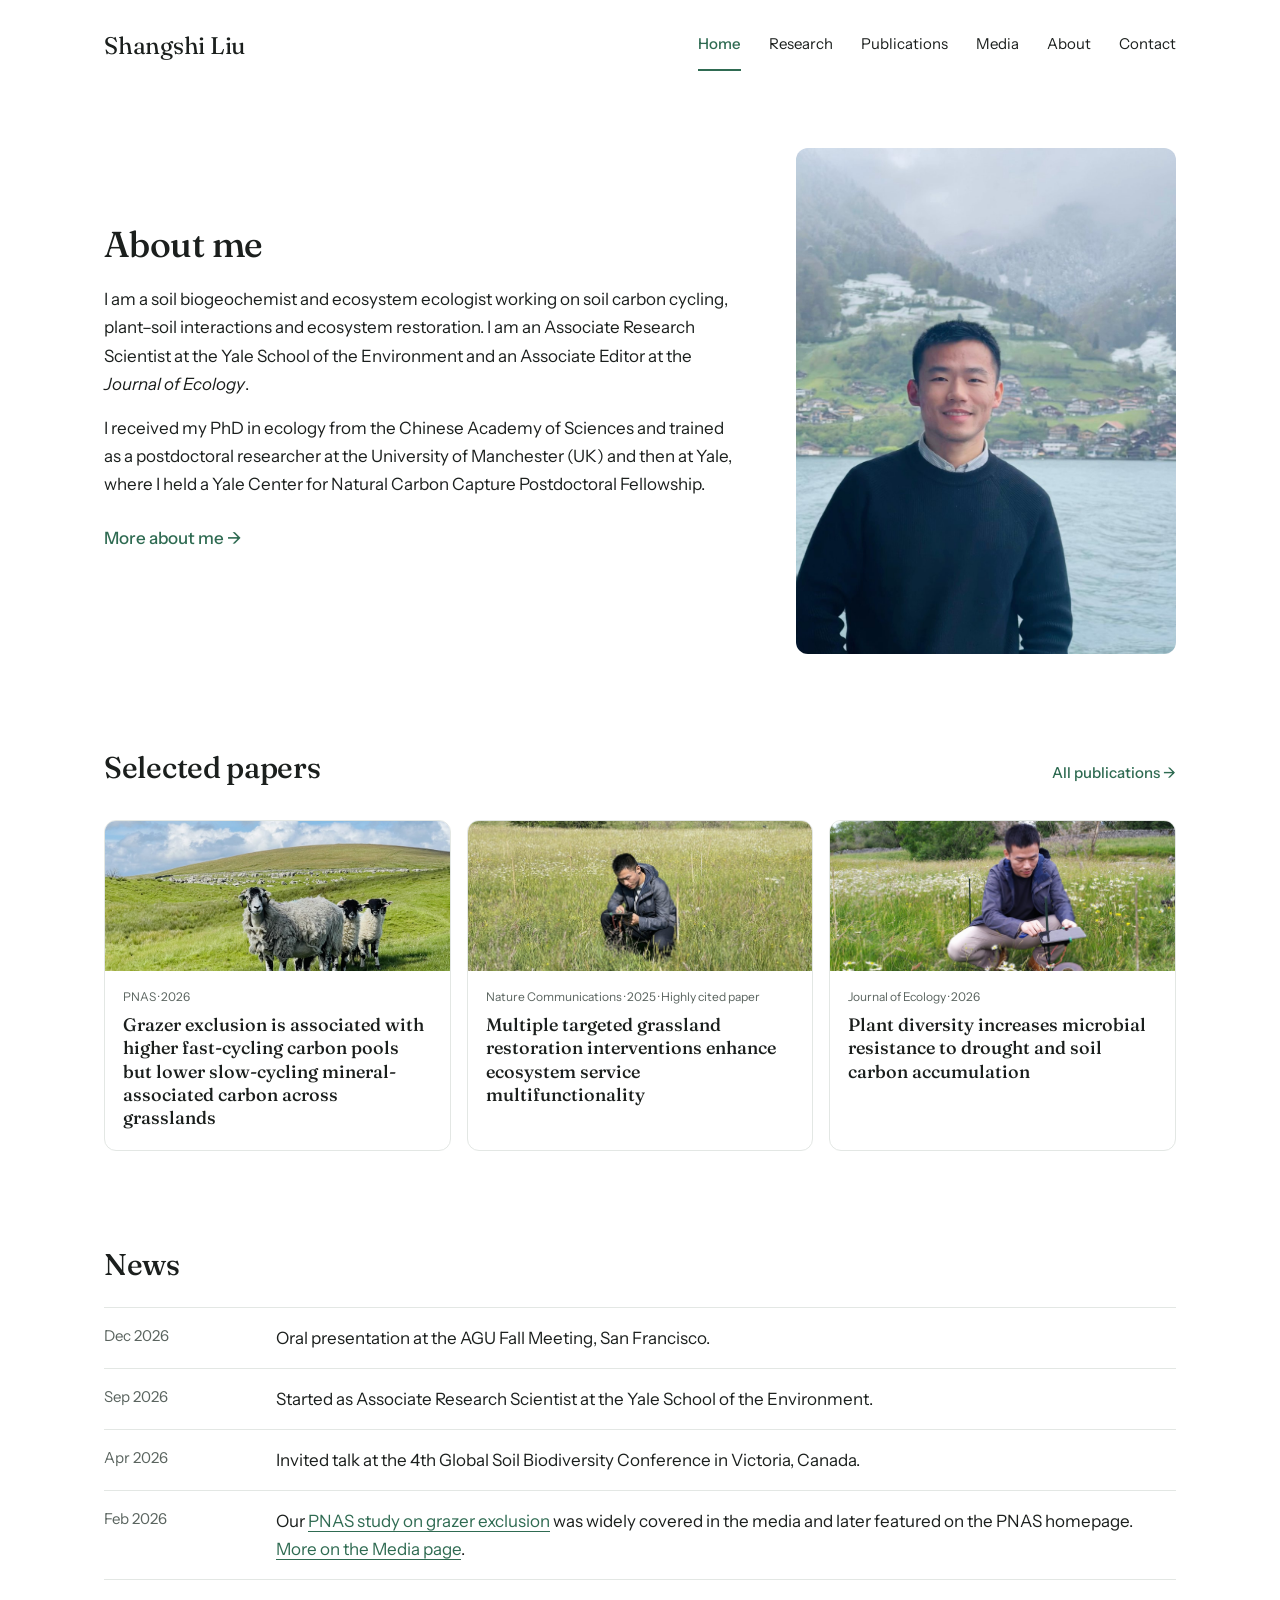
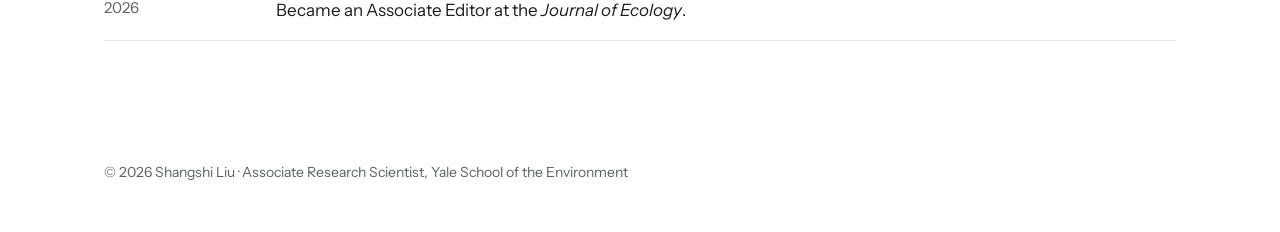
<file: index.html>
<!doctype html>
<html lang="en-GB">
<head>
  <meta charset="utf-8">
  <meta name="viewport" content="width=device-width, initial-scale=1">
  <title>Shangshi Liu | Home</title>
  <meta name="description" content="Shangshi Liu (刘上石) is a soil biogeochemist and ecosystem ecologist at the Yale School of the Environment studying how carbon moves through soils and ecosystems.">
  <link rel="preconnect" href="https://fonts.googleapis.com">
  <link rel="preconnect" href="https://fonts.gstatic.com" crossorigin>
  <link rel="stylesheet" href="https://fonts.googleapis.com/css2?family=Fraunces:opsz,wght@9..144,400;9..144,500&amp;family=Instrument+Sans:wght@400;500;600&amp;display=swap">
  <link rel="stylesheet" href="style.css">
</head>
<body>
<div class="wrap">

  <header class="site-header">
    <a class="brand" href="index.html">Shangshi Liu</a>
    <nav class="site-nav" aria-label="Primary">
      <a class="active" href="index.html" aria-current="page">Home</a>
      <a href="research.html">Research</a>
      <a href="publications.html">Publications</a>
      <a href="media.html">Media</a>
      <a href="about.html">About</a>
      <a href="contact.html">Contact</a>
    </nav>
  </header>

  <main>

    <section class="about-home">
      <div class="about-text">
        <h1>About me</h1>
        <p>I am a soil biogeochemist and ecosystem ecologist working on soil carbon cycling, plant–soil interactions and ecosystem restoration. I am an Associate Research Scientist at the Yale School of the Environment and an Associate Editor at the <em>Journal of Ecology</em>.</p>
        <p>I received my PhD in ecology from the Chinese Academy of Sciences and trained as a postdoctoral researcher at the University of Manchester (UK) and then at Yale, where I held a Yale Center for Natural Carbon Capture Postdoctoral Fellowship.</p>
        <p><a class="text-link" href="about.html">More about me →</a></p>
      </div>
      <img class="portrait" src="images/portrait.jpg" alt="Shangshi Liu" style="object-position: center">
    </section>

    <section class="block">
      <div class="section-head">
        <h2 class="section-title">Selected papers</h2>
        <a class="text-link" href="publications.html">All publications →</a>
      </div>
      <div class="cards">
        <article class="card">
          <img src="images/sheep-grassland.jpg" alt="Sheep grazing on upland grassland">
          <div class="card-body">
            <p class="card-meta">PNAS · 2026</p>
            <h3><a href="https://doi.org/10.1073/pnas.2512048123">Grazer exclusion is associated with higher fast-cycling carbon pools but lower slow-cycling mineral-associated carbon across grasslands</a></h3>
          </div>
        </article>
        <article class="card">
          <img src="images/meadow-monitoring.jpg" alt="Researcher recording measurements in a grassland plot">
          <div class="card-body">
            <p class="card-meta">Nature Communications · 2025 · Highly cited paper</p>
            <h3><a href="https://doi.org/10.1038/s41467-025-59157-8">Multiple targeted grassland restoration interventions enhance ecosystem service multifunctionality</a></h3>
          </div>
        </article>
        <article class="card">
          <img src="images/daisy-meadow.jpg" alt="Flower-rich grassland with a field sensor">
          <div class="card-body">
            <p class="card-meta">Journal of Ecology · 2026</p>
            <h3><a href="https://doi.org/10.1111/1365-2745.70250">Plant diversity increases microbial resistance to drought and soil carbon accumulation</a></h3>
          </div>
        </article>
      </div>
    </section>

    <section class="block">
      <h2 class="section-title">News</h2>
      <div class="news">
        <div class="news-row">
          <p class="news-date">Dec 2026</p>
          <p class="news-text">Oral presentation at the AGU Fall Meeting, San Francisco.</p>
        </div>
        <div class="news-row">
          <p class="news-date">Sep 2026</p>
          <p class="news-text">Started as Associate Research Scientist at the Yale School of the Environment.</p>
        </div>
        <div class="news-row">
          <p class="news-date">Apr 2026</p>
          <p class="news-text">Invited talk at the 4th Global Soil Biodiversity Conference in Victoria, Canada.</p>
        </div>
        <div class="news-row">
          <p class="news-date">Feb 2026</p>
          <p class="news-text">Our <a class="ilink" href="https://doi.org/10.1073/pnas.2512048123">PNAS study on grazer exclusion</a> was widely covered in the media and later featured on the PNAS homepage. <a class="ilink" href="media.html">More on the Media page</a>.</p>
        </div>
        <div class="news-row">
          <p class="news-date">2026</p>
          <p class="news-text">Became an Associate Editor at the <em>Journal of Ecology</em>.</p>
        </div>
      </div>
    </section>

  </main>

  <footer class="site-footer plain">
    © 2026 Shangshi Liu · Associate Research Scientist, Yale School of the Environment
  </footer>

</div>
</body>
</html>
</file>
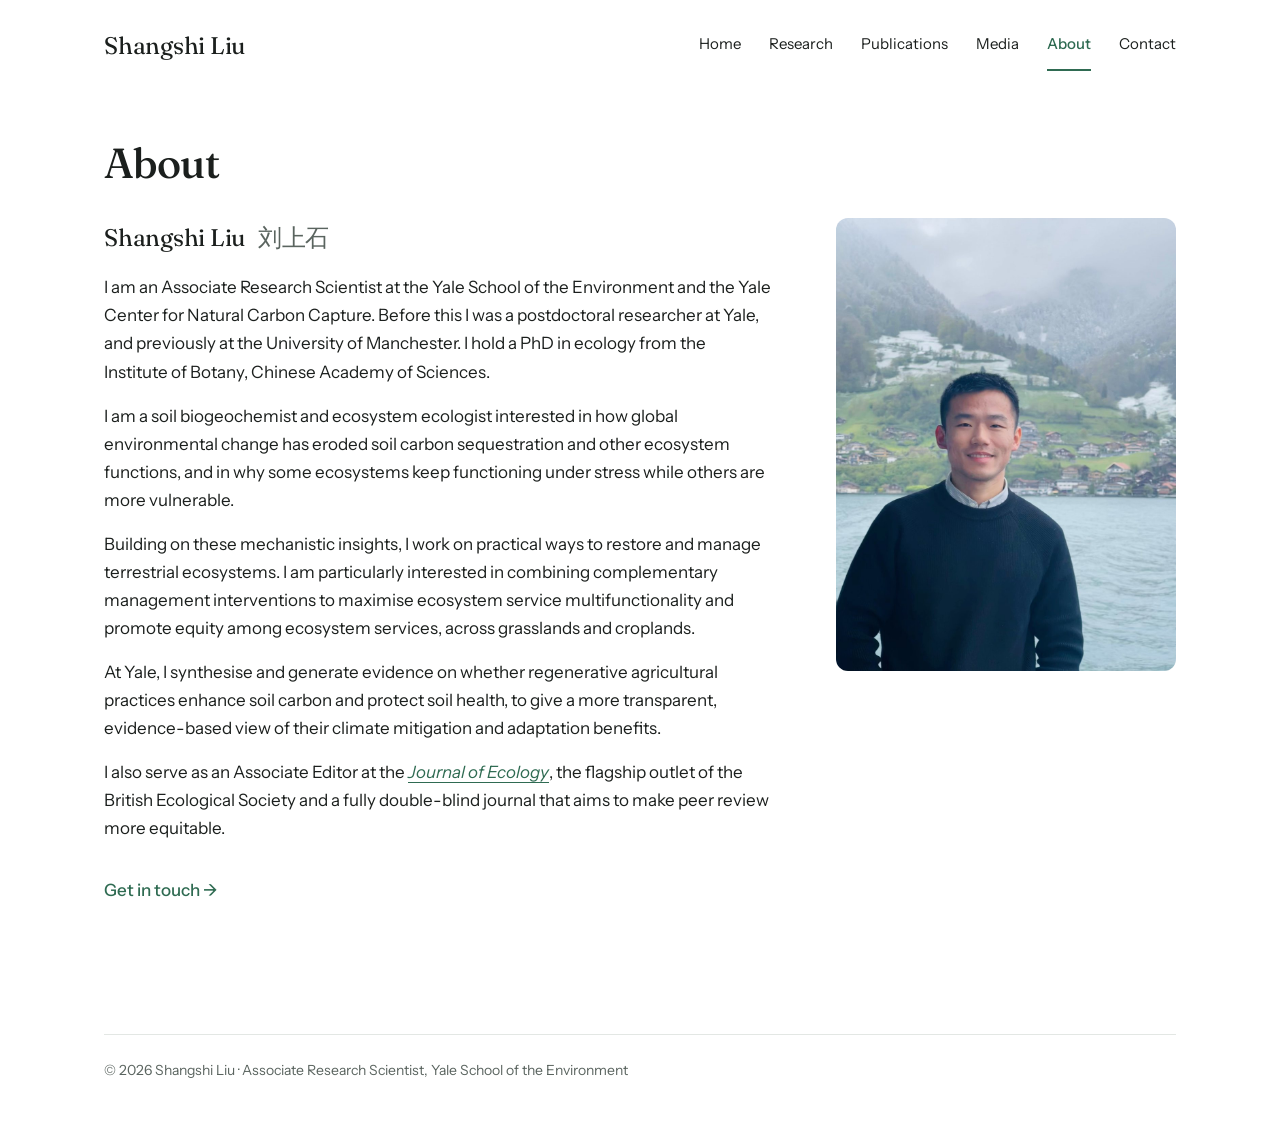
<file: about.html>
<!doctype html>
<html lang="en-GB">
<head>
  <meta charset="utf-8">
  <meta name="viewport" content="width=device-width, initial-scale=1">
  <title>Shangshi Liu | About</title>
  <meta name="description" content="About Shangshi Liu (刘上石), Associate Research Scientist at the Yale School of the Environment.">
  <link rel="preconnect" href="https://fonts.googleapis.com">
  <link rel="preconnect" href="https://fonts.gstatic.com" crossorigin>
  <link rel="stylesheet" href="https://fonts.googleapis.com/css2?family=Fraunces:opsz,wght@9..144,400;9..144,500&amp;family=Instrument+Sans:wght@400;500;600&amp;display=swap">
  <link rel="stylesheet" href="style.css">
</head>
<body>
<div class="wrap">

  <header class="site-header">
    <a class="brand" href="index.html">Shangshi Liu</a>
    <nav class="site-nav" aria-label="Primary">
      <a href="index.html">Home</a>
      <a href="research.html">Research</a>
      <a href="publications.html">Publications</a>
      <a href="media.html">Media</a>
      <a class="active" href="about.html" aria-current="page">About</a>
      <a href="contact.html">Contact</a>
    </nav>
  </header>

  <main>

    <h1 class="page-title" style="margin-bottom: 32px">About</h1>

    <div class="bio" style="margin-bottom: 56px">
      <div class="bio-text" style="max-width: 680px">
        <p class="name-line">Shangshi Liu <span lang="zh-Hans">刘上石</span></p>
        <p>I am an Associate Research Scientist at the Yale School of the Environment and the Yale Center for Natural Carbon Capture. Before this I was a postdoctoral researcher at Yale, and previously at the University of Manchester. I hold a PhD in ecology from the Institute of Botany, Chinese Academy of Sciences.</p>
        <p>I am a soil biogeochemist and ecosystem ecologist interested in how global environmental change has eroded soil carbon sequestration and other ecosystem functions, and in why some ecosystems keep functioning under stress while others are more vulnerable.</p>
        <p>Building on these mechanistic insights, I work on practical ways to restore and manage terrestrial ecosystems. I am particularly interested in combining complementary management interventions to maximise ecosystem service multifunctionality and promote equity among ecosystem services, across grasslands and croplands.</p>
        <p>At Yale, I synthesise and generate evidence on whether regenerative agricultural practices enhance soil carbon and protect soil health, to give a more transparent, evidence-based view of their climate mitigation and adaptation benefits.</p>
        <p style="margin-bottom: 24px">I also serve as an Associate Editor at the <a href="https://besjournals.onlinelibrary.wiley.com/journal/13652745" class="ilink"><em>Journal of Ecology</em></a>, the flagship outlet of the British Ecological Society and a fully double-blind journal that aims to make peer review more equitable.</p>
        <p><a class="text-link" href="contact.html">Get in touch →</a></p>
      </div>
      <img class="about-portrait" src="images/portrait.jpg" alt="Shangshi Liu">
    </div>

    <div class="end-space" style="height: 64px"></div>

  </main>

  <footer class="site-footer">
    © 2026 Shangshi Liu · Associate Research Scientist, Yale School of the Environment
  </footer>

</div>
</body>
</html>
</file>
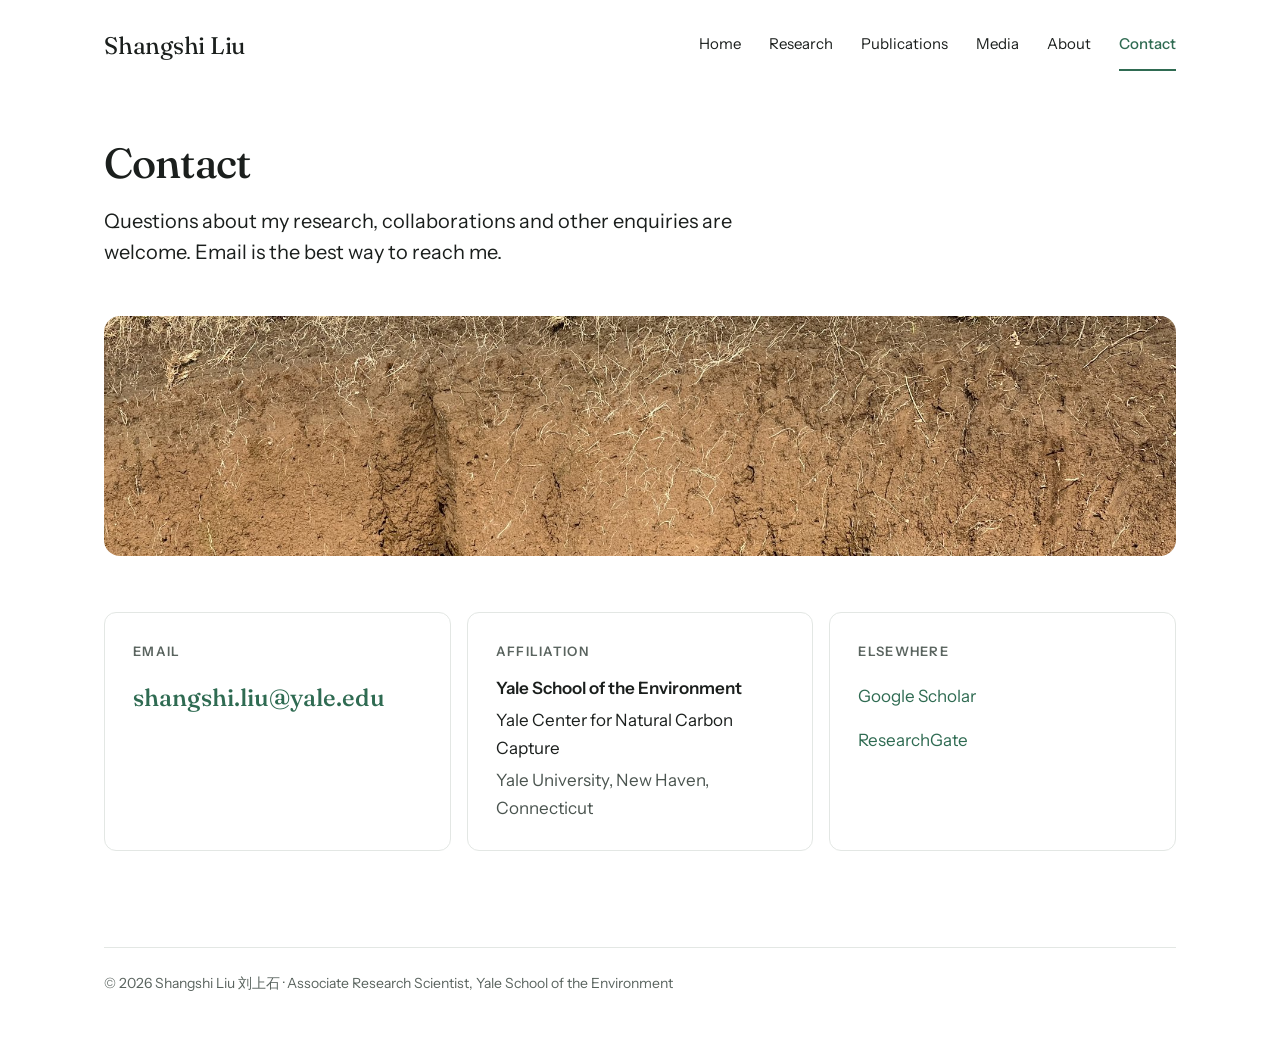
<file: contact.html>
<!doctype html>
<html lang="en-GB">
<head>
  <meta charset="utf-8">
  <meta name="viewport" content="width=device-width, initial-scale=1">
  <title>Shangshi Liu | Contact</title>
  <meta name="description" content="Contact details for Shangshi Liu (刘上石), Yale School of the Environment.">
  <link rel="preconnect" href="https://fonts.googleapis.com">
  <link rel="preconnect" href="https://fonts.gstatic.com" crossorigin>
  <link rel="stylesheet" href="https://fonts.googleapis.com/css2?family=Fraunces:opsz,wght@9..144,400;9..144,500&amp;family=Instrument+Sans:wght@400;500;600&amp;display=swap">
  <link rel="stylesheet" href="style.css">
</head>
<body>
<div class="wrap">

  <header class="site-header">
    <a class="brand" href="index.html">Shangshi Liu</a>
    <nav class="site-nav" aria-label="Primary">
      <a href="index.html">Home</a>
      <a href="research.html">Research</a>
      <a href="publications.html">Publications</a>
      <a href="media.html">Media</a>
      <a href="about.html">About</a>
      <a class="active" href="contact.html" aria-current="page">Contact</a>
    </nav>
  </header>

  <main>

    <h1 class="page-title">Contact</h1>
    <p class="lead" style="margin-bottom: 48px">Questions about my research, collaborations and other enquiries are welcome. Email is the best way to reach me.</p>

    <img class="banner" src="images/soil-profile.jpg" alt="A soil profile beneath grassland on a hillside">

    <div class="contact-cards">
      <section class="contact-card">
        <h2>Email</h2>
        <p class="mail"><a class="pad" href="mailto:shangshi.liu@yale.edu">shangshi.liu@yale.edu</a></p>
      </section>
      <section class="contact-card">
        <h2>Affiliation</h2>
        <p style="font-weight: 600; margin-bottom: 4px">Yale School of the Environment</p>
        <p style="margin-bottom: 4px">Yale Center for Natural Carbon Capture</p>
        <p style="color: var(--body)">Yale University, New Haven, Connecticut</p>
      </section>
      <section class="contact-card">
        <h2>Elsewhere</h2>
        <p><a class="pad" href="https://scholar.google.com/citations?hl=en&amp;user=B8BB7mwAAAAJ">Google Scholar</a></p>
        <p><a class="pad" href="https://www.researchgate.net/profile/Shangshi-Liu">ResearchGate</a></p>
      </section>
    </div>

  </main>

  <footer class="site-footer">
    © 2026 Shangshi Liu <span lang="zh-Hans">刘上石</span> · Associate Research Scientist, Yale School of the Environment
  </footer>

</div>
</body>
</html>
</file>
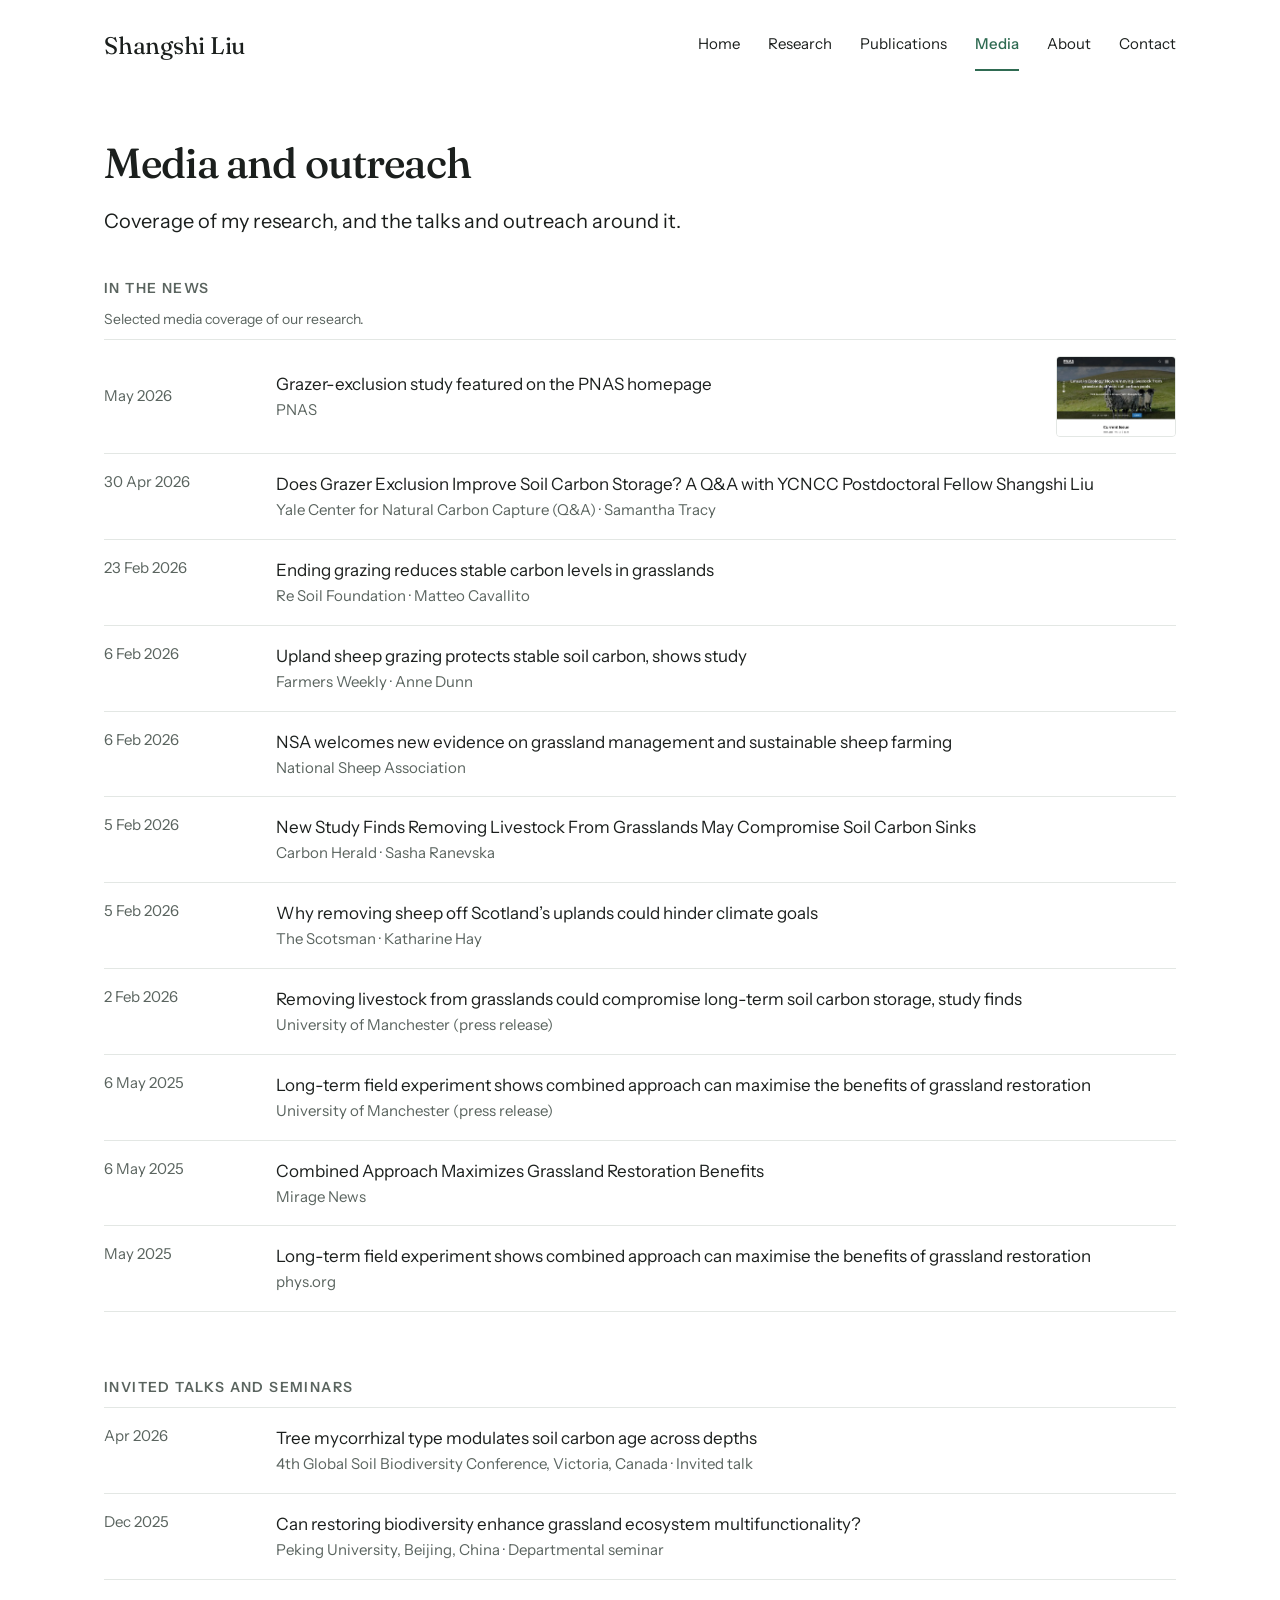
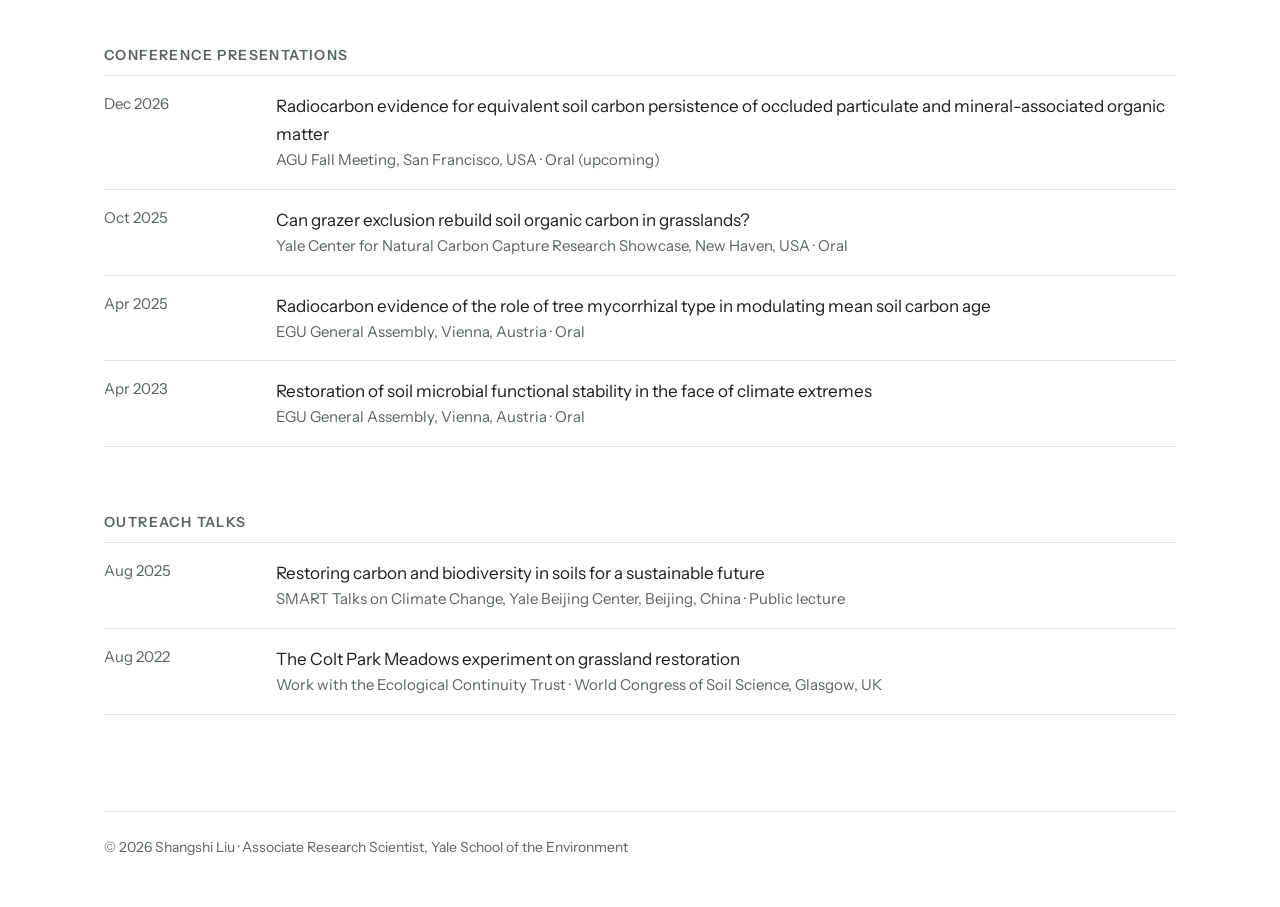
<file: media.html>
<!doctype html>
<html lang="en-GB">
<head>
  <meta charset="utf-8">
  <meta name="viewport" content="width=device-width, initial-scale=1">
  <title>Shangshi Liu | Media</title>
  <meta name="description" content="Media coverage, highlights and talks about the research of Shangshi Liu (刘上石).">
  <link rel="preconnect" href="https://fonts.googleapis.com">
  <link rel="preconnect" href="https://fonts.gstatic.com" crossorigin>
  <link rel="stylesheet" href="https://fonts.googleapis.com/css2?family=Fraunces:opsz,wght@9..144,400;9..144,500&amp;family=Instrument+Sans:wght@400;500;600&amp;display=swap">
  <link rel="stylesheet" href="style.css">
</head>
<body>
<div class="wrap">

  <header class="site-header">
    <a class="brand" href="index.html">Shangshi Liu</a>
    <nav class="site-nav" aria-label="Primary">
      <a href="index.html">Home</a>
      <a href="research.html">Research</a>
      <a href="publications.html">Publications</a>
      <a class="active" href="media.html" aria-current="page">Media</a>
      <a href="about.html">About</a>
      <a href="contact.html">Contact</a>
    </nav>
  </header>

  <main>

    <h1 class="page-title">Media and outreach</h1>
    <p class="lead" style="margin-bottom: 24px">Coverage of my research, and the talks and outreach around it.</p>

    <h2 class="year" style="margin-top: 40px">In the news</h2>
    <p class="note" style="margin: 8px 0 0">Selected media coverage of our research.</p>
    <div class="news" style="margin-top: 8px">
      <div class="news-row" style="align-items: center">
        <p class="news-date">May 2026</p>
        <p class="news-text"><a href="https://doi.org/10.1073/pnas.2512048123">Grazer-exclusion study featured on the PNAS homepage</a><span style="display: block; font-size: 15px; color: var(--muted)">PNAS</span></p>
        <a href="https://doi.org/10.1073/pnas.2512048123" style="flex: 0 0 120px"><img src="images/pnas-homepage.jpg" alt="The PNAS homepage banner featuring our grazer-exclusion study" style="display: block; width: 120px; height: auto; border: 1px solid var(--line); border-radius: 4px"></a>
      </div>
      <div class="news-row">
        <p class="news-date">30 Apr 2026</p>
        <p class="news-text"><a href="https://naturalcarboncapture.yale.edu/posts/2026-04-30-does-grazer-exclusion-improve-soil-carbon-storage-a-qa-with-ycncc-postdoctoral">Does Grazer Exclusion Improve Soil Carbon Storage? A Q&amp;A with YCNCC Postdoctoral Fellow Shangshi Liu</a><span style="display: block; font-size: 15px; color: var(--muted)">Yale Center for Natural Carbon Capture (Q&amp;A) · Samantha Tracy</span></p>
      </div>
      <div class="news-row">
        <p class="news-date">23 Feb 2026</p>
        <p class="news-text"><a href="https://resoilfoundation.org/en/articles/ending-grazing-stable-carbon-grasslands/">Ending grazing reduces stable carbon levels in grasslands</a><span style="display: block; font-size: 15px; color: var(--muted)">Re Soil Foundation · Matteo Cavallito</span></p>
      </div>
      <div class="news-row">
        <p class="news-date">6 Feb 2026</p>
        <p class="news-text"><a href="https://www.fwi.co.uk/news/environment/carbon/upland-sheep-grazing-protects-stable-soil-carbon-shows-study">Upland sheep grazing protects stable soil carbon, shows study</a><span style="display: block; font-size: 15px; color: var(--muted)">Farmers Weekly · Anne Dunn</span></p>
      </div>
      <div class="news-row">
        <p class="news-date">6 Feb 2026</p>
        <p class="news-text"><a href="https://nationalsheep.org.uk/our-work/news/nsa-welcomes-new-evidence-on-grassland-management-and-sustainable-sheep-farming/">NSA welcomes new evidence on grassland management and sustainable sheep farming</a><span style="display: block; font-size: 15px; color: var(--muted)">National Sheep Association</span></p>
      </div>
      <div class="news-row">
        <p class="news-date">5 Feb 2026</p>
        <p class="news-text"><a href="https://carbonherald.com/new-study-finds-removing-livestock-from-grasslands-may-compromise-soil-carbon-sinks/">New Study Finds Removing Livestock From Grasslands May Compromise Soil Carbon Sinks</a><span style="display: block; font-size: 15px; color: var(--muted)">Carbon Herald · Sasha Ranevska</span></p>
      </div>
      <div class="news-row">
        <p class="news-date">5 Feb 2026</p>
        <p class="news-text"><a href="https://www.scotsman.com/hays-way/why-removing-sheep-off-scotlands-uplands-could-hinder-climate-goals-5503601">Why removing sheep off Scotland’s uplands could hinder climate goals</a><span style="display: block; font-size: 15px; color: var(--muted)">The Scotsman · Katharine Hay</span></p>
      </div>
      <div class="news-row">
        <p class="news-date">2 Feb 2026</p>
        <p class="news-text"><a href="https://www.manchester.ac.uk/about/news/removing-livestock-from-grasslands-could-compromise-long-term-soil-carbon-storage-study-finds/">Removing livestock from grasslands could compromise long-term soil carbon storage, study finds</a><span style="display: block; font-size: 15px; color: var(--muted)">University of Manchester (press release)</span></p>
      </div>
      <div class="news-row">
        <p class="news-date">6 May 2025</p>
        <p class="news-text"><a href="https://www.manchester.ac.uk/about/news/long-term-field-experiment-shows-combined-approach-can-maximise-the-benefits-of-grassland-restoration/">Long-term field experiment shows combined approach can maximise the benefits of grassland restoration</a><span style="display: block; font-size: 15px; color: var(--muted)">University of Manchester (press release)</span></p>
      </div>
      <div class="news-row">
        <p class="news-date">6 May 2025</p>
        <p class="news-text"><a href="https://miragenews.com/combined-approach-maximizes-grassland-1455136/">Combined Approach Maximizes Grassland Restoration Benefits</a><span style="display: block; font-size: 15px; color: var(--muted)">Mirage News</span></p>
      </div>
      <div class="news-row">
        <p class="news-date">May 2025</p>
        <p class="news-text"><a href="https://phys.org/news/2025-05-term-field-combined-approach-maximize.html">Long-term field experiment shows combined approach can maximise the benefits of grassland restoration</a><span style="display: block; font-size: 15px; color: var(--muted)">phys.org</span></p>
      </div>
    </div>

    <h2 class="year spaced">Invited talks and seminars</h2>
    <div class="news" style="margin-top: 8px">
      <div class="news-row">
        <p class="news-date">Apr 2026</p>
        <p class="news-text">Tree mycorrhizal type modulates soil carbon age across depths<span style="display: block; font-size: 15px; color: var(--muted)">4th Global Soil Biodiversity Conference, Victoria, Canada · Invited talk</span></p>
      </div>
      <div class="news-row">
        <p class="news-date">Dec 2025</p>
        <p class="news-text">Can restoring biodiversity enhance grassland ecosystem multifunctionality?<span style="display: block; font-size: 15px; color: var(--muted)">Peking University, Beijing, China · Departmental seminar</span></p>
      </div>
    </div>

    <h2 class="year spaced">Conference presentations</h2>
    <div class="news" style="margin-top: 8px">
      <div class="news-row">
        <p class="news-date">Dec 2026</p>
        <p class="news-text">Radiocarbon evidence for equivalent soil carbon persistence of occluded particulate and mineral-associated organic matter<span style="display: block; font-size: 15px; color: var(--muted)">AGU Fall Meeting, San Francisco, USA · Oral (upcoming)</span></p>
      </div>
      <div class="news-row">
        <p class="news-date">Oct 2025</p>
        <p class="news-text">Can grazer exclusion rebuild soil organic carbon in grasslands?<span style="display: block; font-size: 15px; color: var(--muted)">Yale Center for Natural Carbon Capture Research Showcase, New Haven, USA · Oral</span></p>
      </div>
      <div class="news-row">
        <p class="news-date">Apr 2025</p>
        <p class="news-text">Radiocarbon evidence of the role of tree mycorrhizal type in modulating mean soil carbon age<span style="display: block; font-size: 15px; color: var(--muted)">EGU General Assembly, Vienna, Austria · Oral</span></p>
      </div>
      <div class="news-row">
        <p class="news-date">Apr 2023</p>
        <p class="news-text">Restoration of soil microbial functional stability in the face of climate extremes<span style="display: block; font-size: 15px; color: var(--muted)">EGU General Assembly, Vienna, Austria · Oral</span></p>
      </div>
    </div>

    <h2 class="year spaced">Outreach talks</h2>
    <div class="news" style="margin-top: 8px">
      <div class="news-row">
        <p class="news-date">Aug 2025</p>
        <p class="news-text">Restoring carbon and biodiversity in soils for a sustainable future<span style="display: block; font-size: 15px; color: var(--muted)">SMART Talks on Climate Change, Yale Beijing Center, Beijing, China · Public lecture</span></p>
      </div>
      <div class="news-row">
        <p class="news-date">Aug 2022</p>
        <p class="news-text">The Colt Park Meadows experiment on grassland restoration<span style="display: block; font-size: 15px; color: var(--muted)">Work with the Ecological Continuity Trust · World Congress of Soil Science, Glasgow, UK</span></p>
      </div>
    </div>

    <div class="end-space"></div>

  </main>

  <footer class="site-footer">
    © 2026 Shangshi Liu · Associate Research Scientist, Yale School of the Environment
  </footer>

</div>
</body>
</html>
</file>
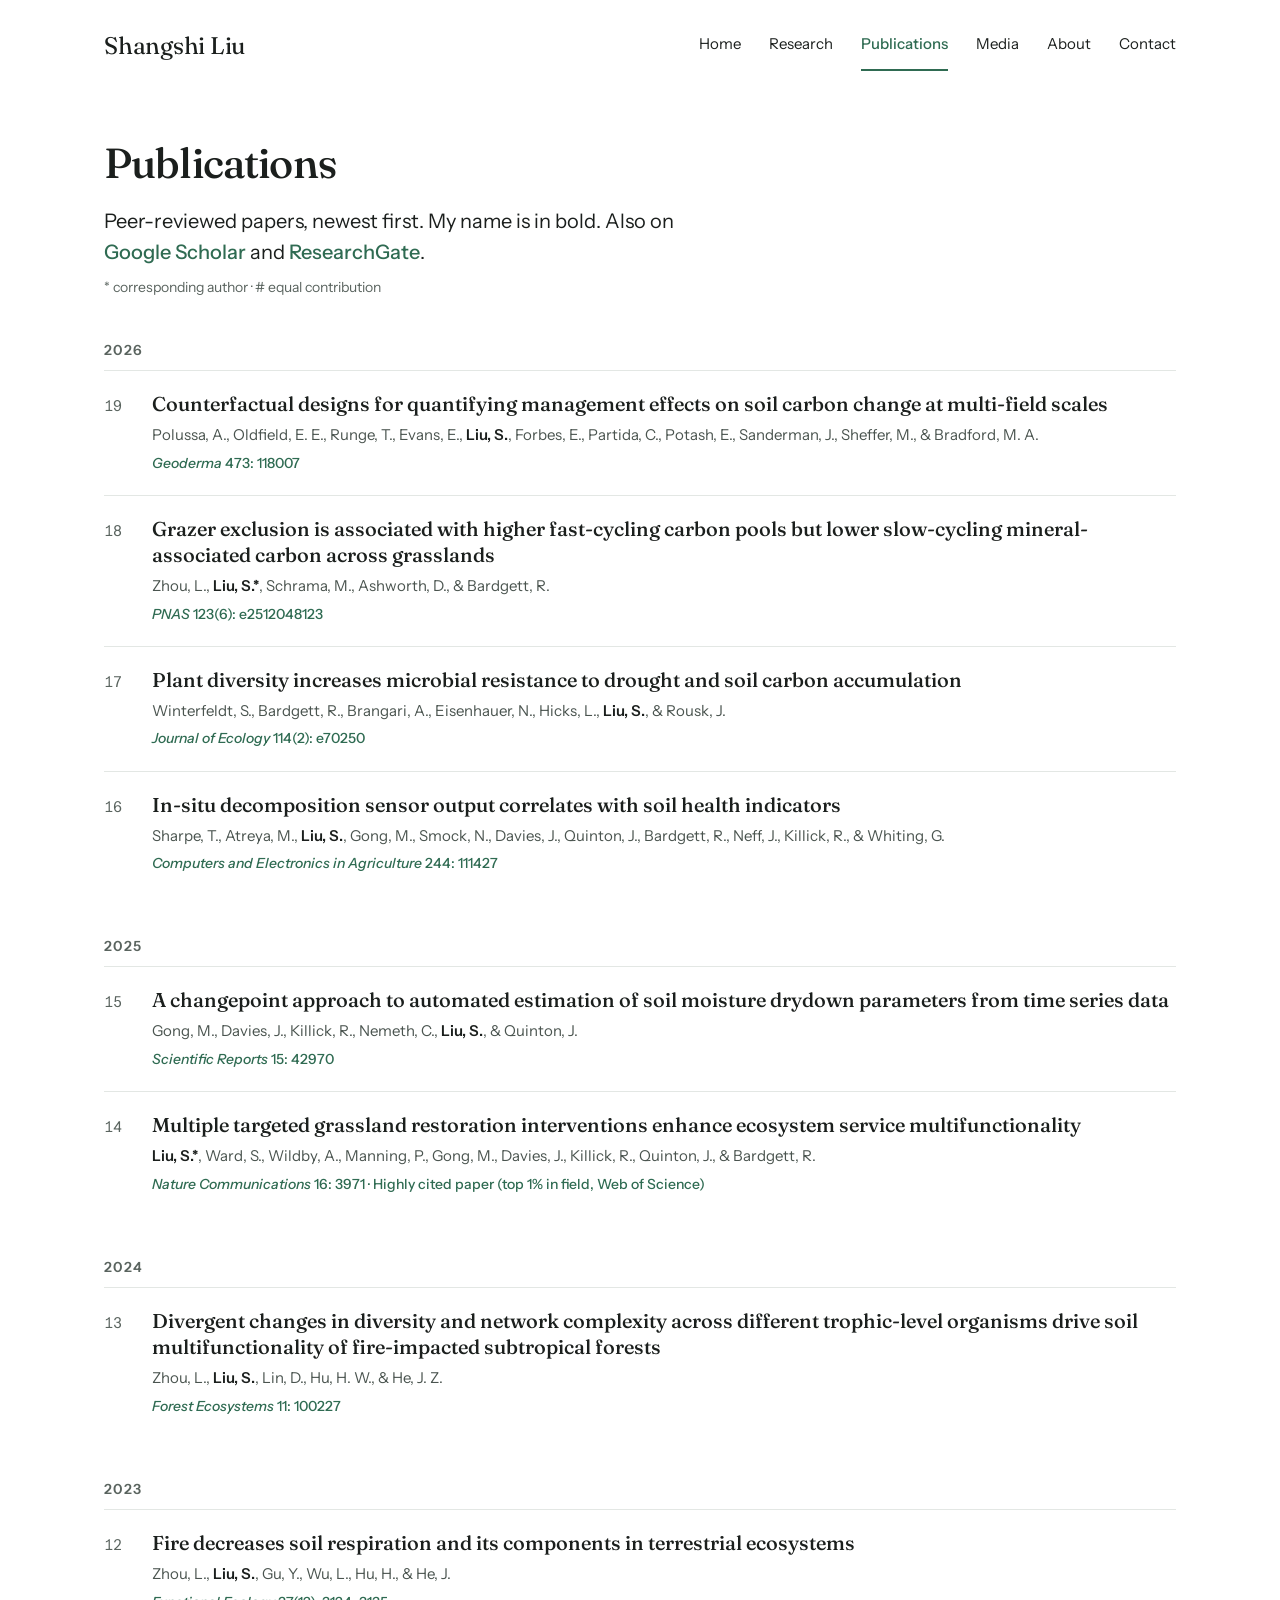
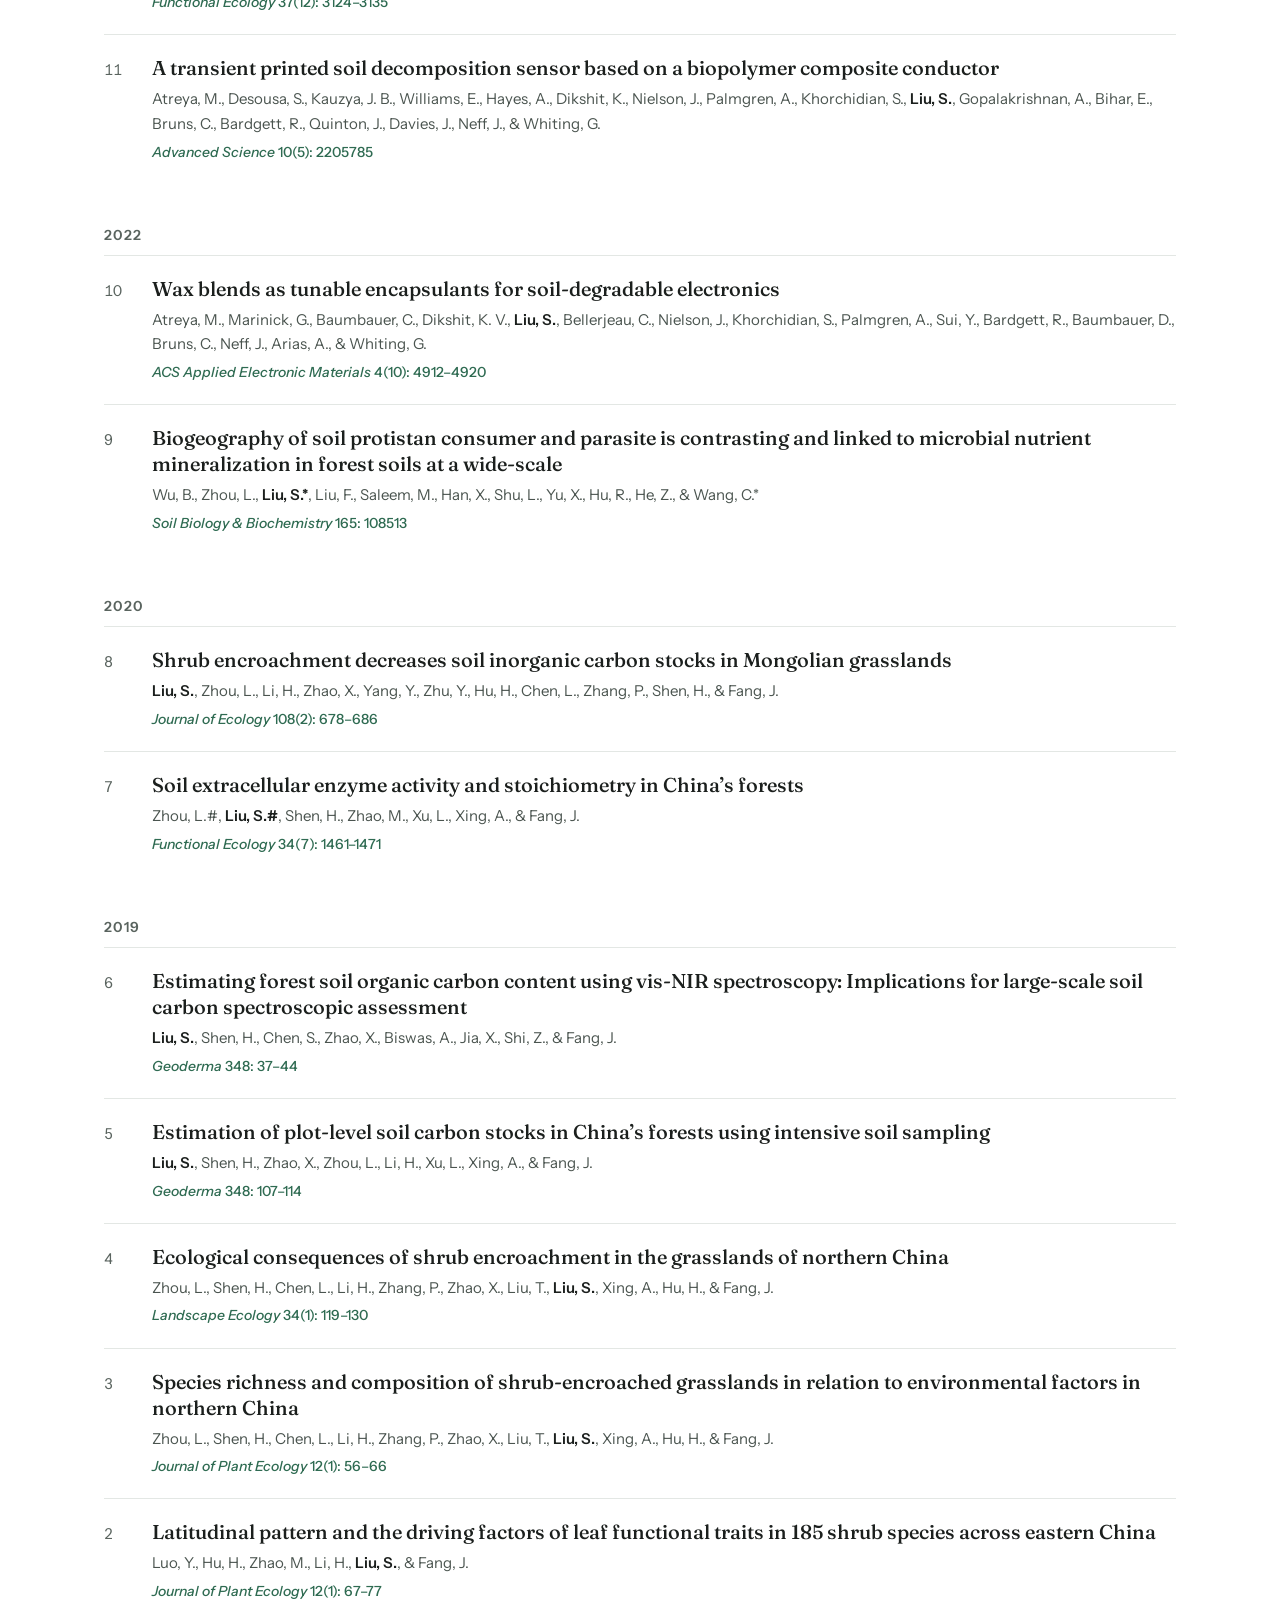
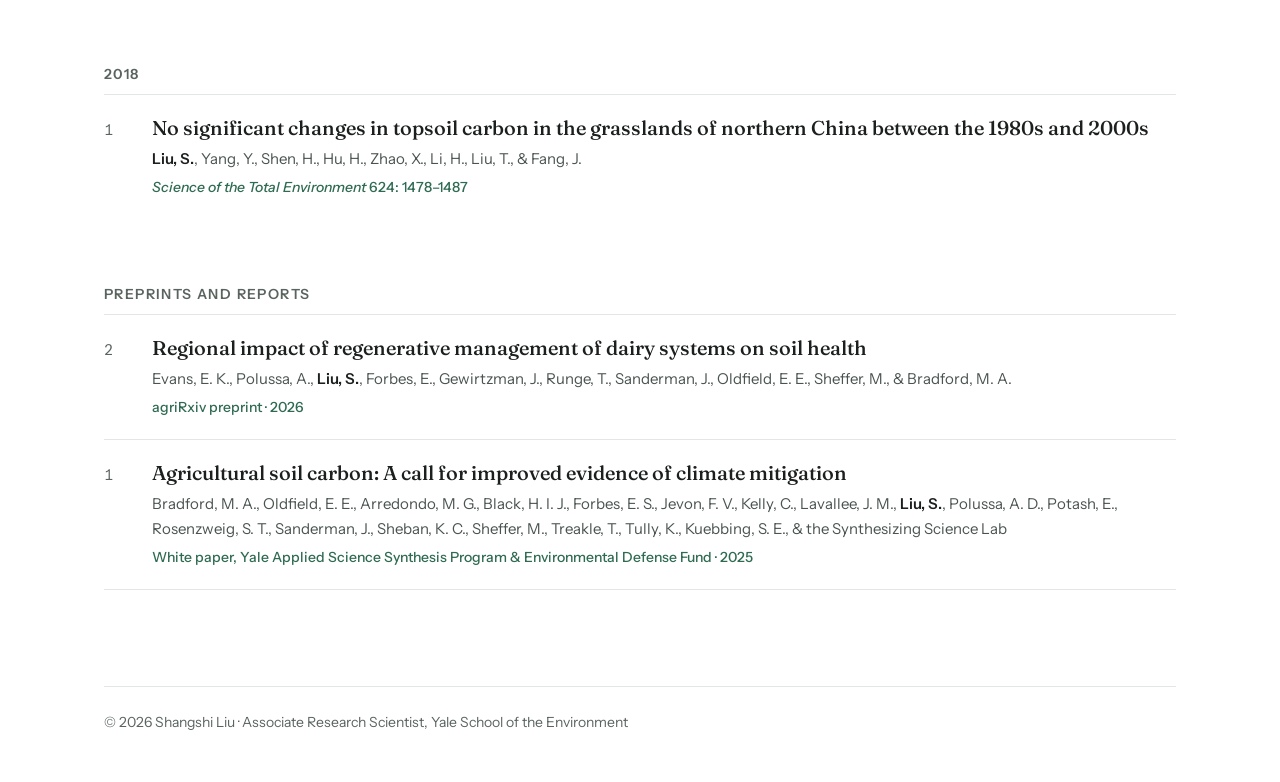
<file: publications.html>
<!doctype html>
<html lang="en-GB">
<head>
  <meta charset="utf-8">
  <meta name="viewport" content="width=device-width, initial-scale=1">
  <title>Shangshi Liu | Publications</title>
  <meta name="description" content="Peer-reviewed publications by Shangshi Liu on soil carbon, grasslands, biodiversity and soil sensing.">
  <link rel="preconnect" href="https://fonts.googleapis.com">
  <link rel="preconnect" href="https://fonts.gstatic.com" crossorigin>
  <link rel="stylesheet" href="https://fonts.googleapis.com/css2?family=Fraunces:opsz,wght@9..144,400;9..144,500&amp;family=Instrument+Sans:wght@400;500;600&amp;display=swap">
  <link rel="stylesheet" href="style.css">
</head>
<body>
<div class="wrap">

  <header class="site-header">
    <a class="brand" href="index.html">Shangshi Liu</a>
    <nav class="site-nav" aria-label="Primary">
      <a href="index.html">Home</a>
      <a href="research.html">Research</a>
      <a class="active" href="publications.html" aria-current="page">Publications</a>
      <a href="media.html">Media</a>
      <a href="about.html">About</a>
      <a href="contact.html">Contact</a>
    </nav>
  </header>

  <main>

    <h1 class="page-title">Publications</h1>
    <p class="lead" style="margin-bottom: 8px">Peer-reviewed papers, newest first. My name is in bold. Also on <a class="text-link" style="padding: 0" href="https://scholar.google.com/citations?hl=en&amp;user=B8BB7mwAAAAJ">Google Scholar</a> and <a class="text-link" style="padding: 0" href="https://www.researchgate.net/profile/Shangshi-Liu">ResearchGate</a>.</p>
    <p class="note">* corresponding author · # equal contribution</p>

    <h2 class="year">2026</h2>

    <article class="pub">
      <span class="pub-num">19</span>
      <div class="pub-body">
      <h3><a href="https://doi.org/10.1016/j.geoderma.2026.118007">Counterfactual designs for quantifying management effects on soil carbon change at multi-field scales</a></h3>
      <p class="pub-authors">Polussa, A., Oldfield, E. E., Runge, T., Evans, E., <strong>Liu, S.</strong>, Forbes, E., Partida, C., Potash, E., Sanderman, J., Sheffer, M., &amp; Bradford, M. A.</p>
      <p class="pub-venue"><em>Geoderma</em> 473: 118007</p>
      </div>
    </article>
    <article class="pub">
      <span class="pub-num">18</span>
      <div class="pub-body">
      <h3><a href="https://doi.org/10.1073/pnas.2512048123">Grazer exclusion is associated with higher fast-cycling carbon pools but lower slow-cycling mineral-associated carbon across grasslands</a></h3>
      <p class="pub-authors">Zhou, L., <strong>Liu, S.*</strong>, Schrama, M., Ashworth, D., &amp; Bardgett, R.</p>
      <p class="pub-venue"><em>PNAS</em> 123(6): e2512048123</p>
      </div>
    </article>
    <article class="pub">
      <span class="pub-num">17</span>
      <div class="pub-body">
      <h3><a href="https://doi.org/10.1111/1365-2745.70250">Plant diversity increases microbial resistance to drought and soil carbon accumulation</a></h3>
      <p class="pub-authors">Winterfeldt, S., Bardgett, R., Brangari, A., Eisenhauer, N., Hicks, L., <strong>Liu, S.</strong>, &amp; Rousk, J.</p>
      <p class="pub-venue"><em>Journal of Ecology</em> 114(2): e70250</p>
      </div>
    </article>
    <article class="pub">
      <span class="pub-num">16</span>
      <div class="pub-body">
      <h3><a href="https://doi.org/10.1016/j.compag.2026.111427">In-situ decomposition sensor output correlates with soil health indicators</a></h3>
      <p class="pub-authors">Sharpe, T., Atreya, M., <strong>Liu, S.</strong>, Gong, M., Smock, N., Davies, J., Quinton, J., Bardgett, R., Neff, J., Killick, R., &amp; Whiting, G.</p>
      <p class="pub-venue"><em>Computers and Electronics in Agriculture</em> 244: 111427</p>
      </div>
    </article>

    <h2 class="year">2025</h2>

    <article class="pub">
      <span class="pub-num">15</span>
      <div class="pub-body">
      <h3><a href="https://doi.org/10.1038/s41598-025-27067-w">A changepoint approach to automated estimation of soil moisture drydown parameters from time series data</a></h3>
      <p class="pub-authors">Gong, M., Davies, J., Killick, R., Nemeth, C., <strong>Liu, S.</strong>, &amp; Quinton, J.</p>
      <p class="pub-venue"><em>Scientific Reports</em> 15: 42970</p>
      </div>
    </article>
    <article class="pub">
      <span class="pub-num">14</span>
      <div class="pub-body">
      <h3><a href="https://doi.org/10.1038/s41467-025-59157-8">Multiple targeted grassland restoration interventions enhance ecosystem service multifunctionality</a></h3>
      <p class="pub-authors"><strong>Liu, S.*</strong>, Ward, S., Wildby, A., Manning, P., Gong, M., Davies, J., Killick, R., Quinton, J., &amp; Bardgett, R.</p>
      <p class="pub-venue"><em>Nature Communications</em> 16: 3971 · Highly cited paper (top 1% in field, Web of Science)</p>
      </div>
    </article>

    <h2 class="year">2024</h2>

    <article class="pub">
      <span class="pub-num">13</span>
      <div class="pub-body">
      <h3><a href="https://doi.org/10.1016/j.fecs.2024.100227">Divergent changes in diversity and network complexity across different trophic-level organisms drive soil multifunctionality of fire-impacted subtropical forests</a></h3>
      <p class="pub-authors">Zhou, L., <strong>Liu, S.</strong>, Lin, D., Hu, H. W., &amp; He, J. Z.</p>
      <p class="pub-venue"><em>Forest Ecosystems</em> 11: 100227</p>
      </div>
    </article>

    <h2 class="year">2023</h2>

    <article class="pub">
      <span class="pub-num">12</span>
      <div class="pub-body">
      <h3><a href="https://doi.org/10.1111/1365-2435.14443">Fire decreases soil respiration and its components in terrestrial ecosystems</a></h3>
      <p class="pub-authors">Zhou, L., <strong>Liu, S.</strong>, Gu, Y., Wu, L., Hu, H., &amp; He, J.</p>
      <p class="pub-venue"><em>Functional Ecology</em> 37(12): 3124–3135</p>
      </div>
    </article>
    <article class="pub">
      <span class="pub-num">11</span>
      <div class="pub-body">
      <h3><a href="https://doi.org/10.1002/advs.202205785">A transient printed soil decomposition sensor based on a biopolymer composite conductor</a></h3>
      <p class="pub-authors">Atreya, M., Desousa, S., Kauzya, J. B., Williams, E., Hayes, A., Dikshit, K., Nielson, J., Palmgren, A., Khorchidian, S., <strong>Liu, S.</strong>, Gopalakrishnan, A., Bihar, E., Bruns, C., Bardgett, R., Quinton, J., Davies, J., Neff, J., &amp; Whiting, G.</p>
      <p class="pub-venue"><em>Advanced Science</em> 10(5): 2205785</p>
      </div>
    </article>

    <h2 class="year">2022</h2>

    <article class="pub">
      <span class="pub-num">10</span>
      <div class="pub-body">
      <h3><a href="https://doi.org/10.1021/acsaelm.2c00833">Wax blends as tunable encapsulants for soil-degradable electronics</a></h3>
      <p class="pub-authors">Atreya, M., Marinick, G., Baumbauer, C., Dikshit, K. V., <strong>Liu, S.</strong>, Bellerjeau, C., Nielson, J., Khorchidian, S., Palmgren, A., Sui, Y., Bardgett, R., Baumbauer, D., Bruns, C., Neff, J., Arias, A., &amp; Whiting, G.</p>
      <p class="pub-venue"><em>ACS Applied Electronic Materials</em> 4(10): 4912–4920</p>
      </div>
    </article>
    <article class="pub">
      <span class="pub-num">9</span>
      <div class="pub-body">
      <h3><a href="https://doi.org/10.1016/j.soilbio.2021.108513">Biogeography of soil protistan consumer and parasite is contrasting and linked to microbial nutrient mineralization in forest soils at a wide-scale</a></h3>
      <p class="pub-authors">Wu, B., Zhou, L., <strong>Liu, S.*</strong>, Liu, F., Saleem, M., Han, X., Shu, L., Yu, X., Hu, R., He, Z., &amp; Wang, C.*</p>
      <p class="pub-venue"><em>Soil Biology &amp; Biochemistry</em> 165: 108513</p>
      </div>
    </article>

    <h2 class="year">2020</h2>

    <article class="pub">
      <span class="pub-num">8</span>
      <div class="pub-body">
      <h3><a href="https://doi.org/10.1111/1365-2745.13298">Shrub encroachment decreases soil inorganic carbon stocks in Mongolian grasslands</a></h3>
      <p class="pub-authors"><strong>Liu, S.</strong>, Zhou, L., Li, H., Zhao, X., Yang, Y., Zhu, Y., Hu, H., Chen, L., Zhang, P., Shen, H., &amp; Fang, J.</p>
      <p class="pub-venue"><em>Journal of Ecology</em> 108(2): 678–686</p>
      </div>
    </article>
    <article class="pub">
      <span class="pub-num">7</span>
      <div class="pub-body">
      <h3><a href="https://doi.org/10.1111/1365-2435.13555">Soil extracellular enzyme activity and stoichiometry in China’s forests</a></h3>
      <p class="pub-authors">Zhou, L.#, <strong>Liu, S.#</strong>, Shen, H., Zhao, M., Xu, L., Xing, A., &amp; Fang, J.</p>
      <p class="pub-venue"><em>Functional Ecology</em> 34(7): 1461–1471</p>
      </div>
    </article>

    <h2 class="year">2019</h2>

    <article class="pub">
      <span class="pub-num">6</span>
      <div class="pub-body">
      <h3><a href="https://doi.org/10.1016/j.geoderma.2019.04.003">Estimating forest soil organic carbon content using vis-NIR spectroscopy: Implications for large-scale soil carbon spectroscopic assessment</a></h3>
      <p class="pub-authors"><strong>Liu, S.</strong>, Shen, H., Chen, S., Zhao, X., Biswas, A., Jia, X., Shi, Z., &amp; Fang, J.</p>
      <p class="pub-venue"><em>Geoderma</em> 348: 37–44</p>
      </div>
    </article>
    <article class="pub">
      <span class="pub-num">5</span>
      <div class="pub-body">
      <h3><a href="https://doi.org/10.1016/j.geoderma.2019.04.029">Estimation of plot-level soil carbon stocks in China’s forests using intensive soil sampling</a></h3>
      <p class="pub-authors"><strong>Liu, S.</strong>, Shen, H., Zhao, X., Zhou, L., Li, H., Xu, L., Xing, A., &amp; Fang, J.</p>
      <p class="pub-venue"><em>Geoderma</em> 348: 107–114</p>
      </div>
    </article>
    <article class="pub">
      <span class="pub-num">4</span>
      <div class="pub-body">
      <h3><a href="https://doi.org/10.1007/s10980-018-0749-2">Ecological consequences of shrub encroachment in the grasslands of northern China</a></h3>
      <p class="pub-authors">Zhou, L., Shen, H., Chen, L., Li, H., Zhang, P., Zhao, X., Liu, T., <strong>Liu, S.</strong>, Xing, A., Hu, H., &amp; Fang, J.</p>
      <p class="pub-venue"><em>Landscape Ecology</em> 34(1): 119–130</p>
      </div>
    </article>
    <article class="pub">
      <span class="pub-num">3</span>
      <div class="pub-body">
      <h3><a href="https://doi.org/10.1093/jpe/rtx062">Species richness and composition of shrub-encroached grasslands in relation to environmental factors in northern China</a></h3>
      <p class="pub-authors">Zhou, L., Shen, H., Chen, L., Li, H., Zhang, P., Zhao, X., Liu, T., <strong>Liu, S.</strong>, Xing, A., Hu, H., &amp; Fang, J.</p>
      <p class="pub-venue"><em>Journal of Plant Ecology</em> 12(1): 56–66</p>
      </div>
    </article>
    <article class="pub">
      <span class="pub-num">2</span>
      <div class="pub-body">
      <h3><a href="https://doi.org/10.1093/jpe/rtx065">Latitudinal pattern and the driving factors of leaf functional traits in 185 shrub species across eastern China</a></h3>
      <p class="pub-authors">Luo, Y., Hu, H., Zhao, M., Li, H., <strong>Liu, S.</strong>, &amp; Fang, J.</p>
      <p class="pub-venue"><em>Journal of Plant Ecology</em> 12(1): 67–77</p>
      </div>
    </article>

    <h2 class="year">2018</h2>

    <article class="pub">
      <span class="pub-num">1</span>
      <div class="pub-body">
      <h3><a href="https://doi.org/10.1016/j.scitotenv.2017.12.254">No significant changes in topsoil carbon in the grasslands of northern China between the 1980s and 2000s</a></h3>
      <p class="pub-authors"><strong>Liu, S.</strong>, Yang, Y., Shen, H., Hu, H., Zhao, X., Li, H., Liu, T., &amp; Fang, J.</p>
      <p class="pub-venue"><em>Science of the Total Environment</em> 624: 1478–1487</p>
      </div>
    </article>

    <h2 class="year spaced">Preprints and reports</h2>

    <article class="pub">
      <span class="pub-num">2</span>
      <div class="pub-body">
      <h3><a href="https://doi.org/10.31220/agriRxiv.2026.00445">Regional impact of regenerative management of dairy systems on soil health</a></h3>
      <p class="pub-authors">Evans, E. K., Polussa, A., <strong>Liu, S.</strong>, Forbes, E., Gewirtzman, J., Runge, T., Sanderman, J., Oldfield, E. E., Sheffer, M., &amp; Bradford, M. A.</p>
      <p class="pub-venue">agriRxiv preprint · 2026</p>
      </div>
    </article>
    <article class="pub" style="border-bottom: 1px solid var(--line)">
      <span class="pub-num">1</span>
      <div class="pub-body">
      <h3><a href="https://synthesis.yale.edu/media/95">Agricultural soil carbon: A call for improved evidence of climate mitigation</a></h3>
      <p class="pub-authors">Bradford, M. A., Oldfield, E. E., Arredondo, M. G., Black, H. I. J., Forbes, E. S., Jevon, F. V., Kelly, C., Lavallee, J. M., <strong>Liu, S.</strong>, Polussa, A. D., Potash, E., Rosenzweig, S. T., Sanderman, J., Sheban, K. C., Sheffer, M., Treakle, T., Tully, K., Kuebbing, S. E., &amp; the Synthesizing Science Lab</p>
      <p class="pub-venue">White paper, Yale Applied Science Synthesis Program &amp; Environmental Defense Fund · 2025</p>
      </div>
    </article>

    <div class="end-space"></div>

  </main>

  <footer class="site-footer">
    © 2026 Shangshi Liu · Associate Research Scientist, Yale School of the Environment
  </footer>

</div>
</body>
</html>
</file>
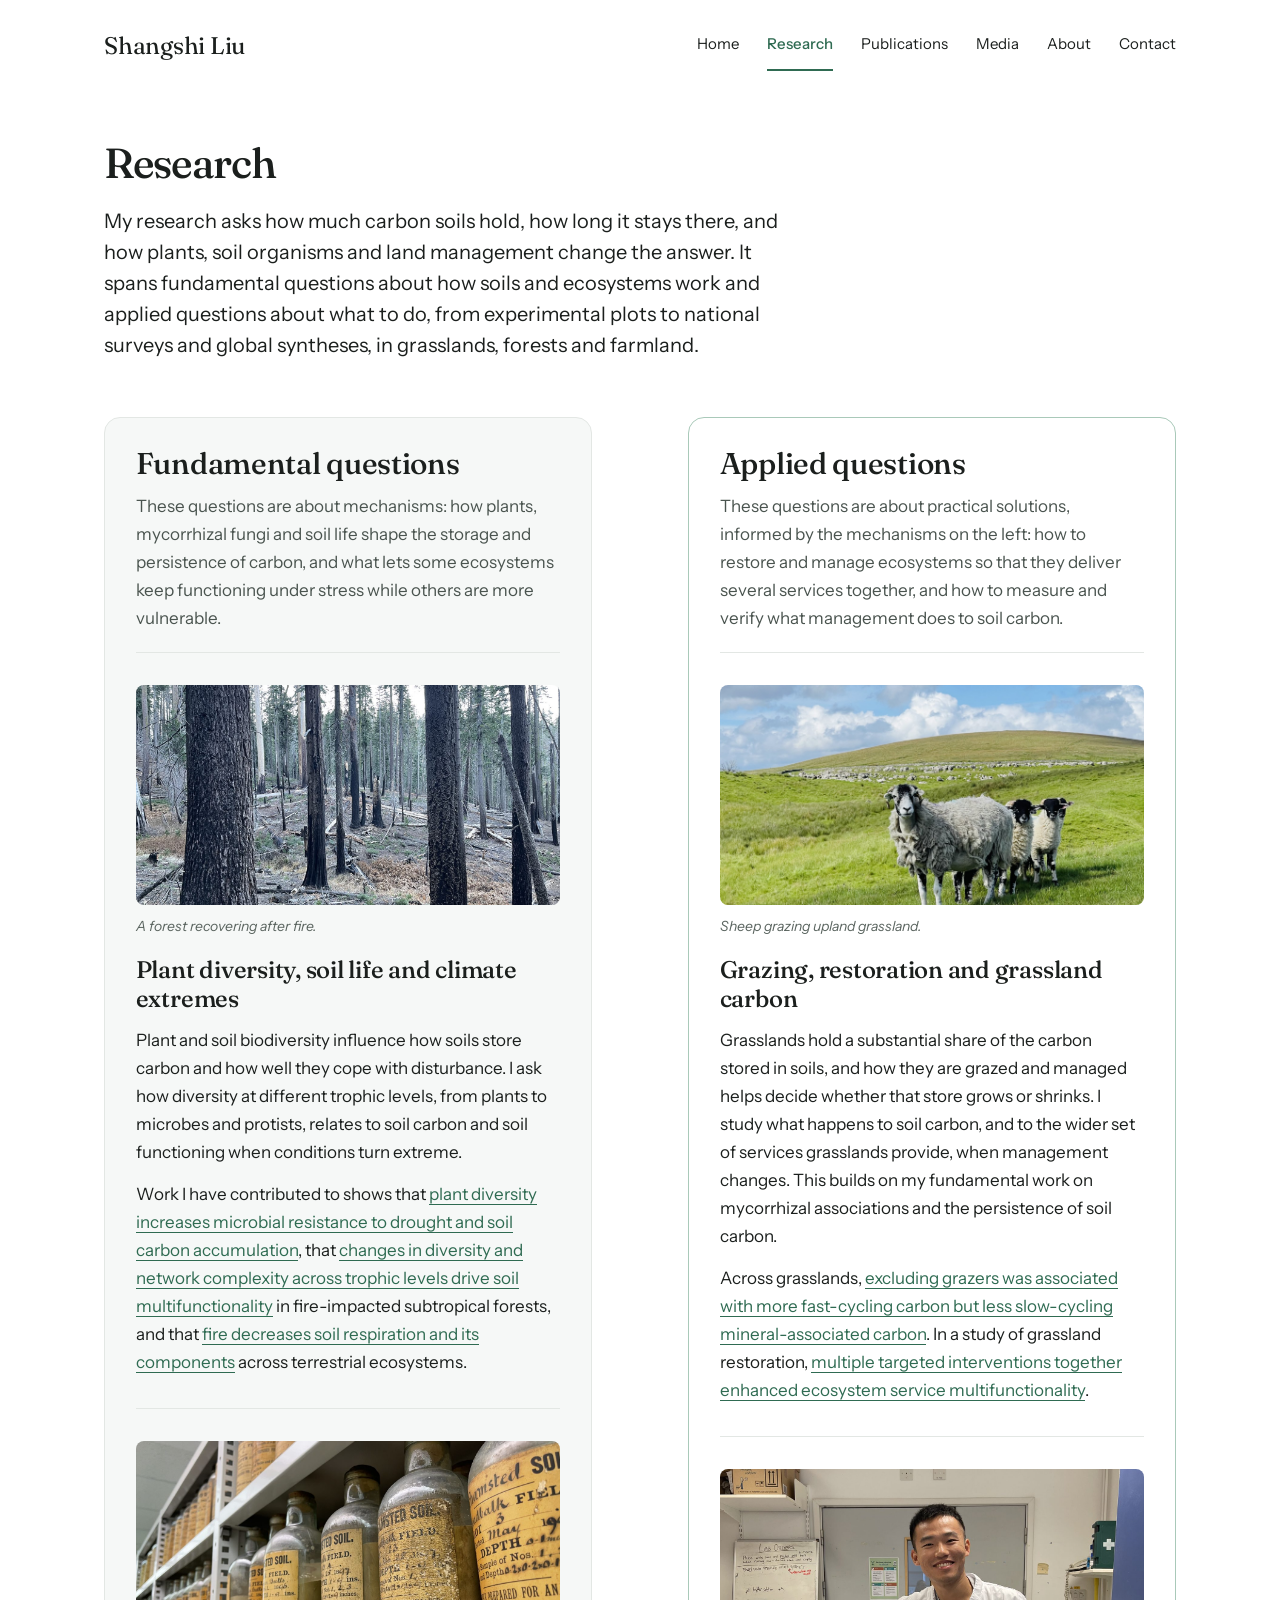
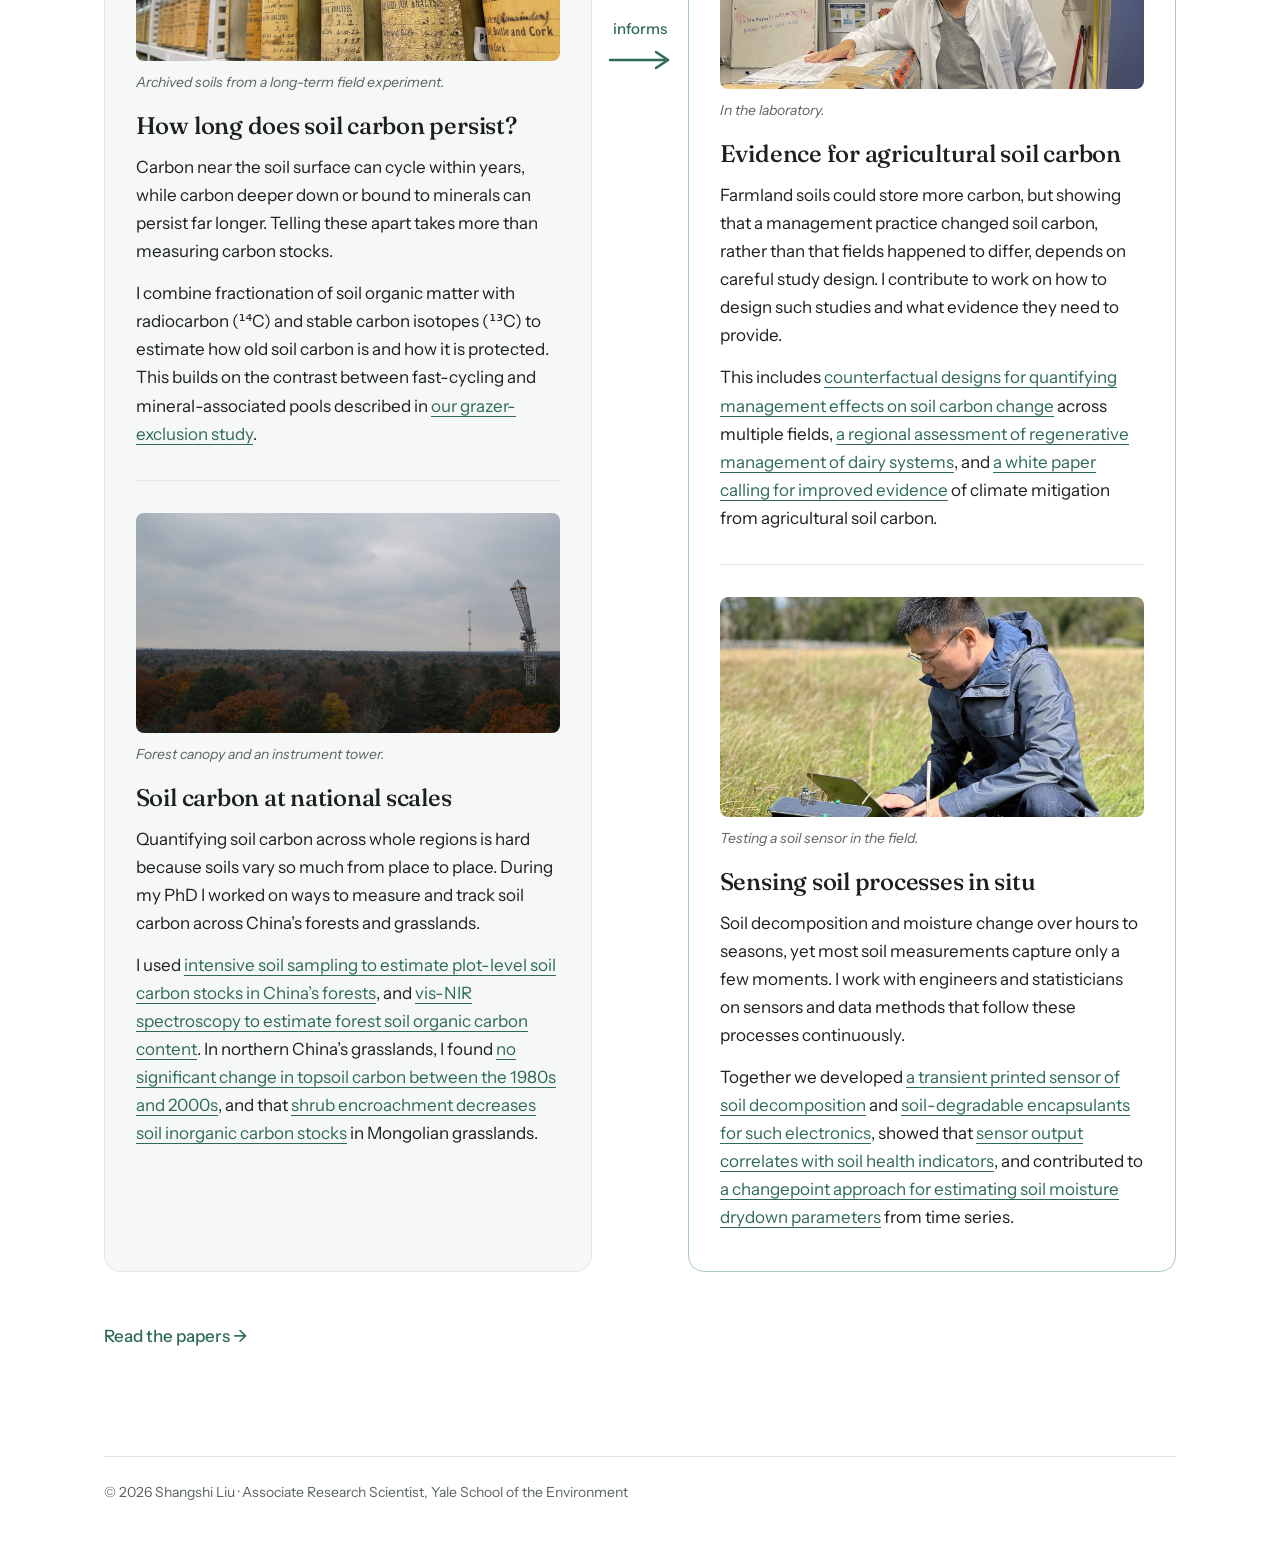
<file: research.html>
<!doctype html>
<html lang="en-GB">
<head>
  <meta charset="utf-8">
  <meta name="viewport" content="width=device-width, initial-scale=1">
  <title>Shangshi Liu | Research</title>
  <meta name="description" content="Research on soil carbon, grasslands, plant and soil biodiversity, isotopes, soil sensing and agricultural soil carbon.">
  <link rel="preconnect" href="https://fonts.googleapis.com">
  <link rel="preconnect" href="https://fonts.gstatic.com" crossorigin>
  <link rel="stylesheet" href="https://fonts.googleapis.com/css2?family=Fraunces:opsz,wght@9..144,400;9..144,500&amp;family=Instrument+Sans:wght@400;500;600&amp;display=swap">
  <link rel="stylesheet" href="style.css">
</head>
<body>
<div class="wrap">

  <header class="site-header">
    <a class="brand" href="index.html">Shangshi Liu</a>
    <nav class="site-nav" aria-label="Primary">
      <a href="index.html">Home</a>
      <a class="active" href="research.html" aria-current="page">Research</a>
      <a href="publications.html">Publications</a>
      <a href="media.html">Media</a>
      <a href="about.html">About</a>
      <a href="contact.html">Contact</a>
    </nav>
  </header>

  <main>

    <h1 class="page-title">Research</h1>
    <p class="lead">My research asks how much carbon soils hold, how long it stays there, and how plants, soil organisms and land management change the answer. It spans fundamental questions about how soils and ecosystems work and applied questions about what to do, from experimental plots to national surveys and global syntheses, in grasslands, forests and farmland.</p>

    <div class="split">
      <div class="panel panel-fund">
        <div class="group-head">
          <h2 class="section-title">Fundamental questions</h2>
          <p>These questions are about mechanisms: how plants, mycorrhizal fungi and soil life shape the storage and persistence of carbon, and what lets some ecosystems keep functioning under stress while others are more vulnerable.</p>
        </div>
    <section class="theme">
      <figure>
        <img src="images/forest-fire.jpg" alt="Forest regrowing after fire.">
        <figcaption>A forest recovering after fire.</figcaption>
      </figure>
      <div class="theme-text">
        <h3>Plant diversity, soil life and climate extremes</h3>
        <p>Plant and soil biodiversity influence how soils store carbon and how well they cope with disturbance. I ask how diversity at different trophic levels, from plants to microbes and protists, relates to soil carbon and soil functioning when conditions turn extreme.</p>
        <p>Work I have contributed to shows that <a class="ilink" href="https://doi.org/10.1111/1365-2745.70250">plant diversity increases microbial resistance to drought and soil carbon accumulation</a>, that <a class="ilink" href="https://doi.org/10.1016/j.fecs.2024.100227">changes in diversity and network complexity across trophic levels drive soil multifunctionality</a> in fire-impacted subtropical forests, and that <a class="ilink" href="https://doi.org/10.1111/1365-2435.14443">fire decreases soil respiration and its components</a> across terrestrial ecosystems.</p>
      </div>
    </section>
    <section class="theme">
      <figure>
        <img src="images/archive-soils.jpg" alt="Archived soil samples in old glass bottles on laboratory shelves">
        <figcaption>Archived soils from a long-term field experiment.</figcaption>
      </figure>
      <div class="theme-text">
        <h3>How long does soil carbon persist?</h3>
        <p>Carbon near the soil surface can cycle within years, while carbon deeper down or bound to minerals can persist far longer. Telling these apart takes more than measuring carbon stocks.</p>
        <p>I combine fractionation of soil organic matter with radiocarbon (¹⁴C) and stable carbon isotopes (¹³C) to estimate how old soil carbon is and how it is protected. This builds on the contrast between fast-cycling and mineral-associated pools described in <a class="ilink" href="https://doi.org/10.1073/pnas.2512048123">our grazer-exclusion study</a>.</p>
      </div>
    </section>
    <section class="theme">
      <figure>
        <img src="images/forest-tower.jpg" alt="Forest canopy with an instrument tower">
        <figcaption>Forest canopy and an instrument tower.</figcaption>
      </figure>
      <div class="theme-text">
        <h3>Soil carbon at national scales</h3>
        <p>Quantifying soil carbon across whole regions is hard because soils vary so much from place to place. During my PhD I worked on ways to measure and track soil carbon across China’s forests and grasslands.</p>
        <p>I used <a class="ilink" href="https://doi.org/10.1016/j.geoderma.2019.04.029">intensive soil sampling to estimate plot-level soil carbon stocks in China’s forests</a>, and <a class="ilink" href="https://doi.org/10.1016/j.geoderma.2019.04.003">vis-NIR spectroscopy to estimate forest soil organic carbon content</a>. In northern China’s grasslands, I found <a class="ilink" href="https://doi.org/10.1016/j.scitotenv.2017.12.254">no significant change in topsoil carbon between the 1980s and 2000s</a>, and that <a class="ilink" href="https://doi.org/10.1111/1365-2745.13298">shrub encroachment decreases soil inorganic carbon stocks</a> in Mongolian grasslands.</p>
      </div>
    </section>
      </div>
      <div class="split-arrow">
        <span>informs</span>
        <svg width="64" height="24" viewBox="0 0 64 24" fill="none" aria-hidden="true"><path d="M2 12h54" stroke="#2f6b52" stroke-width="2.5" stroke-linecap="round"/><path d="M48 4l12 8-12 8" stroke="#2f6b52" stroke-width="2.5" stroke-linecap="round" stroke-linejoin="round"/></svg>
      </div>
      <div class="panel panel-appl">
        <div class="group-head">
          <h2 class="section-title">Applied questions</h2>
          <p>These questions are about practical solutions, informed by the mechanisms on the left: how to restore and manage ecosystems so that they deliver several services together, and how to measure and verify what management does to soil carbon.</p>
        </div>
    <section class="theme">
      <figure>
        <img src="images/sheep-grassland.jpg" alt="Sheep grazing on upland grassland">
        <figcaption>Sheep grazing upland grassland.</figcaption>
      </figure>
      <div class="theme-text">
        <h3>Grazing, restoration and grassland carbon</h3>
        <p>Grasslands hold a substantial share of the carbon stored in soils, and how they are grazed and managed helps decide whether that store grows or shrinks. I study what happens to soil carbon, and to the wider set of services grasslands provide, when management changes. This builds on my fundamental work on mycorrhizal associations and the persistence of soil carbon.</p>
        <p>Across grasslands, <a class="ilink" href="https://doi.org/10.1073/pnas.2512048123">excluding grazers was associated with more fast-cycling carbon but less slow-cycling mineral-associated carbon</a>. In a study of grassland restoration, <a class="ilink" href="https://doi.org/10.1038/s41467-025-59157-8">multiple targeted interventions together enhanced ecosystem service multifunctionality</a>.</p>
      </div>
    </section>
    <section class="theme">
      <figure>
        <img src="images/lab-samples.jpg" alt="In the laboratory">
        <figcaption>In the laboratory.</figcaption>
      </figure>
      <div class="theme-text">
        <h3>Evidence for agricultural soil carbon</h3>
        <p>Farmland soils could store more carbon, but showing that a management practice changed soil carbon, rather than that fields happened to differ, depends on careful study design. I contribute to work on how to design such studies and what evidence they need to provide.</p>
        <p>This includes <a class="ilink" href="https://doi.org/10.1016/j.geoderma.2026.118007">counterfactual designs for quantifying management effects on soil carbon change</a> across multiple fields, <a class="ilink" href="https://doi.org/10.31220/agriRxiv.2026.00445">a regional assessment of regenerative management of dairy systems</a>, and <a class="ilink" href="https://synthesis.yale.edu/media/95">a white paper calling for improved evidence</a> of climate mitigation from agricultural soil carbon.</p>
      </div>
    </section>
    <section class="theme">
      <figure>
        <img src="images/sensor-laptop.jpg" alt="Testing a soil sensor in a grassland">
        <figcaption>Testing a soil sensor in the field.</figcaption>
      </figure>
      <div class="theme-text">
        <h3>Sensing soil processes in situ</h3>
        <p>Soil decomposition and moisture change over hours to seasons, yet most soil measurements capture only a few moments. I work with engineers and statisticians on sensors and data methods that follow these processes continuously.</p>
        <p>Together we developed <a class="ilink" href="https://doi.org/10.1002/advs.202205785">a transient printed sensor of soil decomposition</a> and <a class="ilink" href="https://doi.org/10.1021/acsaelm.2c00833">soil-degradable encapsulants for such electronics</a>, showed that <a class="ilink" href="https://doi.org/10.1016/j.compag.2026.111427">sensor output correlates with soil health indicators</a>, and contributed to <a class="ilink" href="https://doi.org/10.1038/s41598-025-27067-w">a changepoint approach for estimating soil moisture drydown parameters</a> from time series.</p>
      </div>
    </section>
      </div>
    </div>

    <p class="after-themes"><a class="text-link" href="publications.html">Read the papers →</a></p>

  </main>

  <footer class="site-footer">
    © 2026 Shangshi Liu · Associate Research Scientist, Yale School of the Environment
  </footer>

</div>
</body>
</html>
</file>
<file: style.css>
/* ---------- Tokens ---------- */
:root {
  --ink: #1b1f1d;
  --body: #4a544f;
  --muted: #5a645f;
  --line: #e3e7e4;
  --slot: #f1f4f2;
  --accent: #2f6b52;
  --serif: "Fraunces", Georgia, serif;
  --sans: "Instrument Sans", system-ui, -apple-system, "Segoe UI", sans-serif;
}

/* ---------- Base ---------- */
*, *::before, *::after { box-sizing: border-box; }

body {
  margin: 0;
  background: #fff;
  color: var(--ink);
  font-family: var(--sans);
  font-size: 17px;
  line-height: 1.65;
}

a { color: inherit; text-decoration: none; }
a:hover { text-decoration: underline; }

p { margin: 0 0 14px; }
img { max-width: 100%; }

.wrap {
  max-width: 1120px;
  margin: 0 auto;
  padding: 0 24px;
}

/* ---------- Header and navigation ---------- */
.site-header {
  display: flex;
  flex-wrap: wrap;
  justify-content: space-between;
  align-items: center;
  gap: 0 32px;
  padding: 14px 0;
}
.brand {
  font-family: var(--serif);
  font-size: 24px;
  letter-spacing: -0.01em;
  padding: 12px 0;
  display: inline-block;
}
.site-nav {
  display: flex;
  flex-wrap: wrap;
  gap: 0 28px;
  font-size: 15px;
}
.site-nav a {
  padding: 12px 0;
  display: inline-block;
  border-bottom: 2px solid transparent;
}
.site-nav a.active {
  border-bottom-color: var(--accent);
  color: var(--accent);
  font-weight: 500;
}

main { padding-top: 48px; }

/* ---------- Type ---------- */
h1.page-title {
  margin: 0 0 20px;
  font-family: var(--serif);
  font-weight: 500;
  font-size: clamp(32px, 4vw, 42px);
  line-height: 1.1;
  letter-spacing: -0.02em;
}
.lead {
  margin: 0 0 56px;
  max-width: 700px;
  font-size: 20px;
  line-height: 1.55;
}
h2.section-title {
  margin: 0;
  font-family: var(--serif);
  font-weight: 500;
  font-size: 30px;
  line-height: 1.2;
  letter-spacing: -0.01em;
}
.text-link {
  color: var(--accent);
  font-weight: 500;
  padding: 10px 0;
  display: inline-block;
}
.ilink {
  color: var(--accent);
  border-bottom: 1px solid var(--accent);
}

/* ---------- Home: intro ---------- */
.intro { margin: 24px 0 88px; max-width: 760px; }
.eyebrow {
  margin: 0 0 16px;
  font-size: 12px;
  font-weight: 600;
  letter-spacing: 0.14em;
  text-transform: uppercase;
  color: var(--accent);
}
.intro h1 {
  margin: 0 0 20px;
  font-family: var(--serif);
  font-weight: 500;
  font-size: clamp(34px, 4.6vw, 48px);
  line-height: 1.1;
  letter-spacing: -0.02em;
}
.intro-sub {
  margin: 0 0 28px;
  max-width: 620px;
  font-size: 19px;
  line-height: 1.55;
  color: var(--body);
}
.btn-row { display: flex; flex-wrap: wrap; gap: 12px; }
.btn {
  display: inline-block;
  padding: 13px 22px;
  border-radius: 8px;
  font-size: 15px;
}
.btn-primary { background: var(--accent); color: #fff; font-weight: 600; }
.btn-secondary { border: 1px solid #c4cfc9; color: var(--ink); font-weight: 500; }

/* ---------- Home: about ---------- */
.about-home {
  display: flex;
  flex-wrap: wrap;
  gap: 40px 64px;
  align-items: center;
  margin: 8px 0 96px;
}
.about-text { flex: 1 1 420px; min-width: 0; }
.about-text h1,
.about-text h2 {
  margin: 0 0 20px;
  font-family: var(--serif);
  font-weight: 500;
  font-size: 36px;
  line-height: 1.15;
  letter-spacing: -0.015em;
}
.about-text p { margin: 0 0 16px; }
.slot {
  background: var(--slot);
  display: flex;
  align-items: center;
  justify-content: center;
  font-size: 13px;
  color: var(--muted);
}
.portrait {
  flex: 1 1 280px;
  max-width: 380px;
  aspect-ratio: 3 / 4;
  height: auto;
  object-fit: cover;
  border-radius: 12px;
  font-size: 14px;
}

/* ---------- Home: cards ---------- */
.block { margin: 0 0 96px; }
.section-head {
  display: flex;
  flex-wrap: wrap;
  justify-content: space-between;
  align-items: baseline;
  gap: 8px 24px;
  margin: 0 0 24px;
}
.section-head .text-link { font-size: 15px; }
.cards { display: flex; flex-wrap: wrap; gap: 16px; }
.card {
  flex: 1 1 240px;
  border: 1px solid var(--line);
  border-radius: 12px;
  overflow: hidden;
}
.card img, .card .slot { width: 100%; height: 150px; display: block; }
.card img { object-fit: cover; }
.card-body { padding: 16px 18px 20px; }
.card-meta { margin: 0 0 6px; font-size: 12px; color: var(--muted); }
.card h3 {
  margin: 0;
  font-family: var(--serif);
  font-weight: 500;
  font-size: 18px;
  line-height: 1.3;
}

/* ---------- Home: news ---------- */
.news { margin-top: 24px; }
.news-row {
  border-top: 1px solid var(--line);
  padding: 16px 0;
  display: flex;
  flex-wrap: wrap;
  gap: 4px 32px;
}
.news-row:last-child { border-bottom: 1px solid var(--line); }
.news-date { flex: 0 0 140px; margin: 0; font-size: 15px; color: var(--muted); }
.news-text { flex: 1 1 360px; margin: 0; }

/* ---------- Research ---------- */
.theme {
  border-top: 1px solid var(--line);
  padding: 40px 0;
  display: flex;
  flex-wrap: wrap;
  gap: 24px 48px;
}
.theme:last-of-type { border-bottom: 1px solid var(--line); }
.theme figure { flex: 0 1 320px; min-width: 240px; margin: 0; }
.theme figure img,
.theme figure .slot { width: 100%; height: 220px; border-radius: 8px; display: block; }
.theme figure img { object-fit: cover; }
.theme figcaption {
  margin: 10px 0 0;
  font-size: 14px;
  font-style: italic;
  color: var(--muted);
}
.theme-text { flex: 1 1 400px; min-width: 0; max-width: 680px; }
.theme-text h2,
.theme-text h3 {
  margin: 0 0 12px;
  font-family: var(--serif);
  font-weight: 500;
  font-size: 28px;
  line-height: 1.2;
  letter-spacing: -0.01em;
}
.theme-text p:last-child { margin: 0; }
.panel {
  border: 1px solid var(--line);
  border-radius: 16px;
  padding: 36px clamp(20px, 4vw, 44px) 8px;
}
.panel-fund { background: #f6f8f7; }
.panel-appl { background: #fff; border-color: #a9c9b9; }
.group-head { margin: 0 0 20px; max-width: 700px; }
.group-head p { margin: 10px 0 0; color: var(--body); }
.panel .theme:last-of-type { border-bottom: 0; }
.split {
  display: grid;
  grid-template-columns: minmax(0, 1fr) 96px minmax(0, 1fr);
  align-items: stretch;
}
.split .panel { padding: 28px clamp(18px, 2.4vw, 32px) 8px; }
.split .theme { flex-direction: column; gap: 18px; padding: 32px 0; }
.split .theme figure { flex: none; width: 100%; min-width: 0; }
.split .theme-text { flex: none; max-width: none; }
.split .theme-text h3 { font-size: 24px; }
.split-arrow {
  display: flex;
  flex-direction: column;
  align-items: center;
  justify-content: center;
  gap: 6px;
  color: var(--accent);
  font-size: 15px;
  font-weight: 500;
}
@media (max-width: 860px) {
  .split { grid-template-columns: minmax(0, 1fr); }
  .split-arrow { flex-direction: row; gap: 10px; padding: 18px 0; }
  .split-arrow svg { transform: rotate(90deg); }
}
.after-themes { margin: 40px 0 96px; }

/* ---------- Publications ---------- */
.note { margin: 0 0 16px; font-size: 14px; color: var(--muted); }
.year {
  margin: 40px 0 8px;
  font-size: 14px;
  font-weight: 600;
  letter-spacing: 0.1em;
  text-transform: uppercase;
  color: var(--muted);
}
.year.spaced { margin-top: 64px; }
.pub { border-top: 1px solid var(--line); padding: 20px 0; display: flex; gap: 8px; }
.pub-num { flex: 0 0 40px; padding-top: 3px; font-size: 15px; font-variant-numeric: tabular-nums; color: var(--muted); }
.pub-body { flex: 1 1 0; min-width: 0; }
.pub:last-of-type { border-bottom: 1px solid var(--line); }
.pub h3 {
  margin: 0 0 6px;
  font-family: var(--serif);
  font-weight: 500;
  font-size: 20px;
  line-height: 1.3;
}
.pub-authors { margin: 0 0 4px; font-size: 15px; color: var(--body); }
.pub-authors strong { color: var(--ink); font-weight: 600; }
.pub-venue { margin: 0; font-size: 14px; font-weight: 500; color: var(--accent); }
.end-space { height: 96px; }

/* ---------- About ---------- */
.bio {
  display: flex;
  flex-wrap: wrap;
  gap: 32px 64px;
  align-items: flex-start;
  margin: 0 0 80px;
}
.bio-text { flex: 1 1 420px; min-width: 0; }
.bio-text p { margin: 0 0 16px; }
.bio-text p:last-child { margin: 0; }
.name-line {
  margin: 0 0 24px;
  font-family: var(--serif);
  font-size: 24px;
  letter-spacing: -0.01em;
}
.name-line span { margin-left: 8px; color: var(--muted); }
.about-portrait { flex: 1 1 260px; max-width: 340px; aspect-ratio: 3 / 4; height: auto; border-radius: 12px; object-fit: cover; display: block; }
.bio .slot { flex: 1 1 260px; max-width: 340px; height: 340px; border-radius: 12px; font-size: 14px; }

.list-title { margin: 64px 0 24px; }
.list-title.first { margin-top: 0; }
.row {
  border-top: 1px solid var(--line);
  padding: 16px 0;
  display: flex;
  flex-wrap: wrap;
  gap: 4px 32px;
}
.rows > .row:last-child { border-bottom: 1px solid var(--line); }
.row-label { flex: 0 0 200px; margin: 0; font-size: 15px; color: var(--muted); }
.row-body { flex: 1 1 360px; margin: 0; }
.row-body strong { font-weight: 600; }

.contact-block { margin: 0 0 96px; }
.contact-block p { margin: 0 0 8px; }
.contact-block .mail { font-weight: 500; }
.contact-block a.pad { color: var(--accent); padding: 10px 0; display: inline-block; }

/* ---------- Contact ---------- */
.banner {
  width: 100%;
  height: 240px;
  object-fit: cover;
  display: block;
  border-radius: 16px;
  margin: 0 0 56px;
}
.contact-cards { display: flex; flex-wrap: wrap; gap: 16px; margin: 0 0 96px; }
.contact-card {
  flex: 1 1 320px;
  border: 1px solid var(--line);
  border-radius: 12px;
  padding: 28px;
}
.contact-card h2 {
  margin: 0 0 12px;
  font-size: 13px;
  font-weight: 600;
  letter-spacing: 0.1em;
  text-transform: uppercase;
  color: var(--muted);
}
.contact-card p { margin: 0; }
.contact-card .mail {
  font-family: var(--serif);
  font-weight: 500;
  font-size: 24px;
  line-height: 1.3;
  overflow-wrap: anywhere;
}
.contact-card a.pad { color: var(--accent); padding: 8px 0; display: inline-block; }

/* ---------- Footer ---------- */
.site-footer {
  padding: 24px 0 48px;
  font-size: 14px;
  color: var(--muted);
  border-top: 1px solid var(--line);
}
.site-footer.plain { border-top: 0; }
</file>
